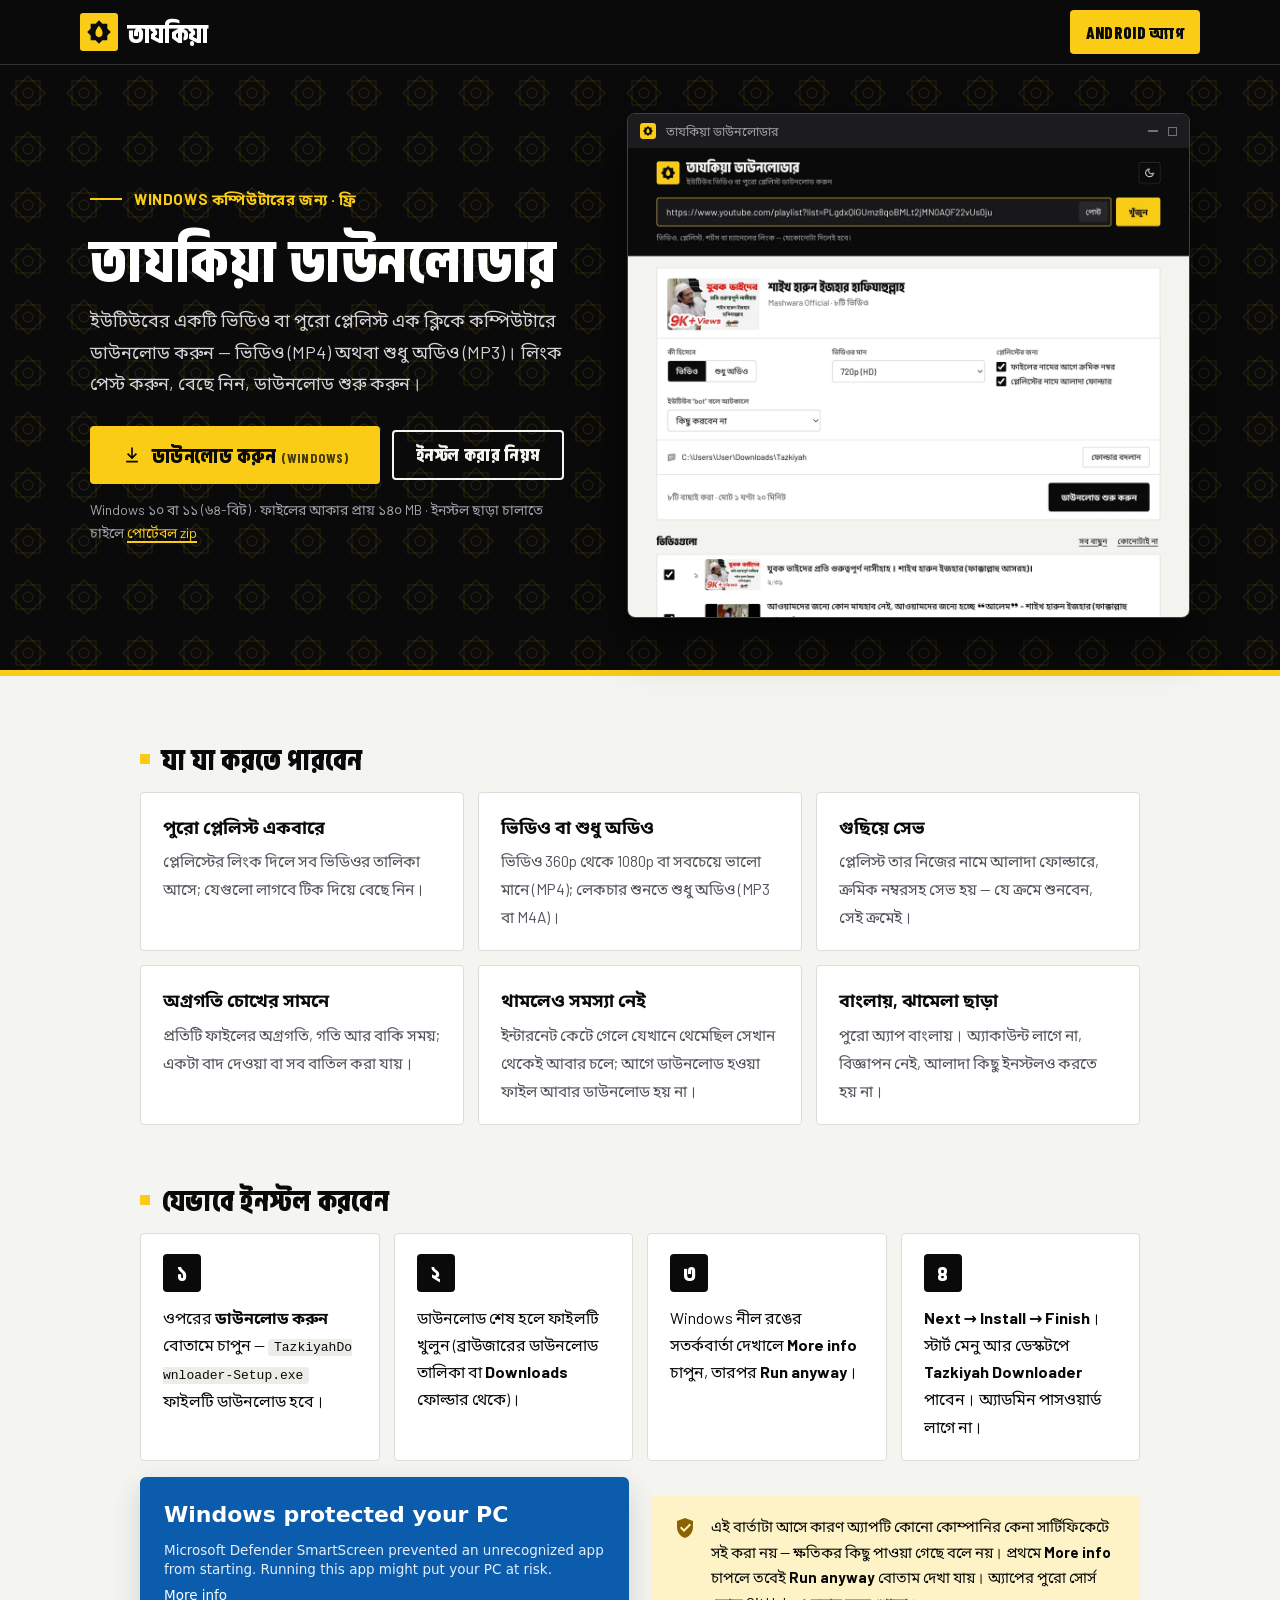
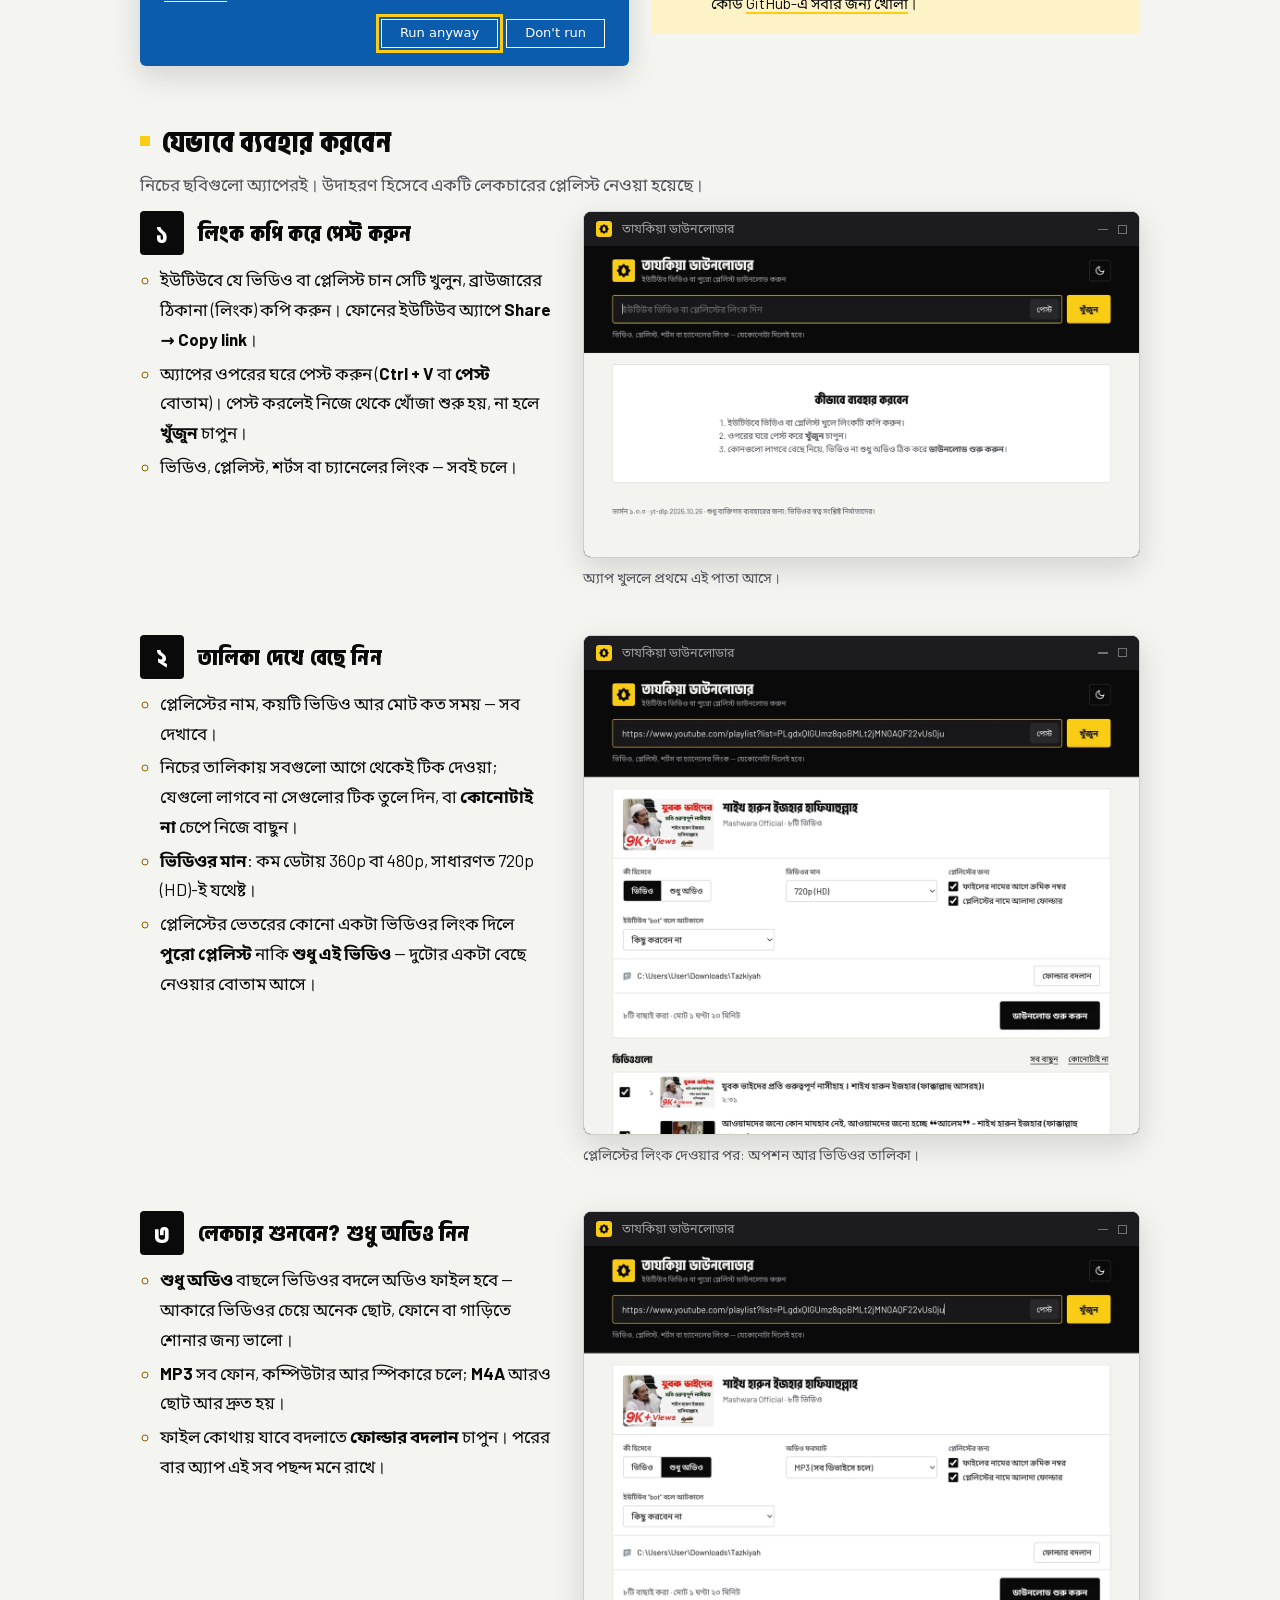
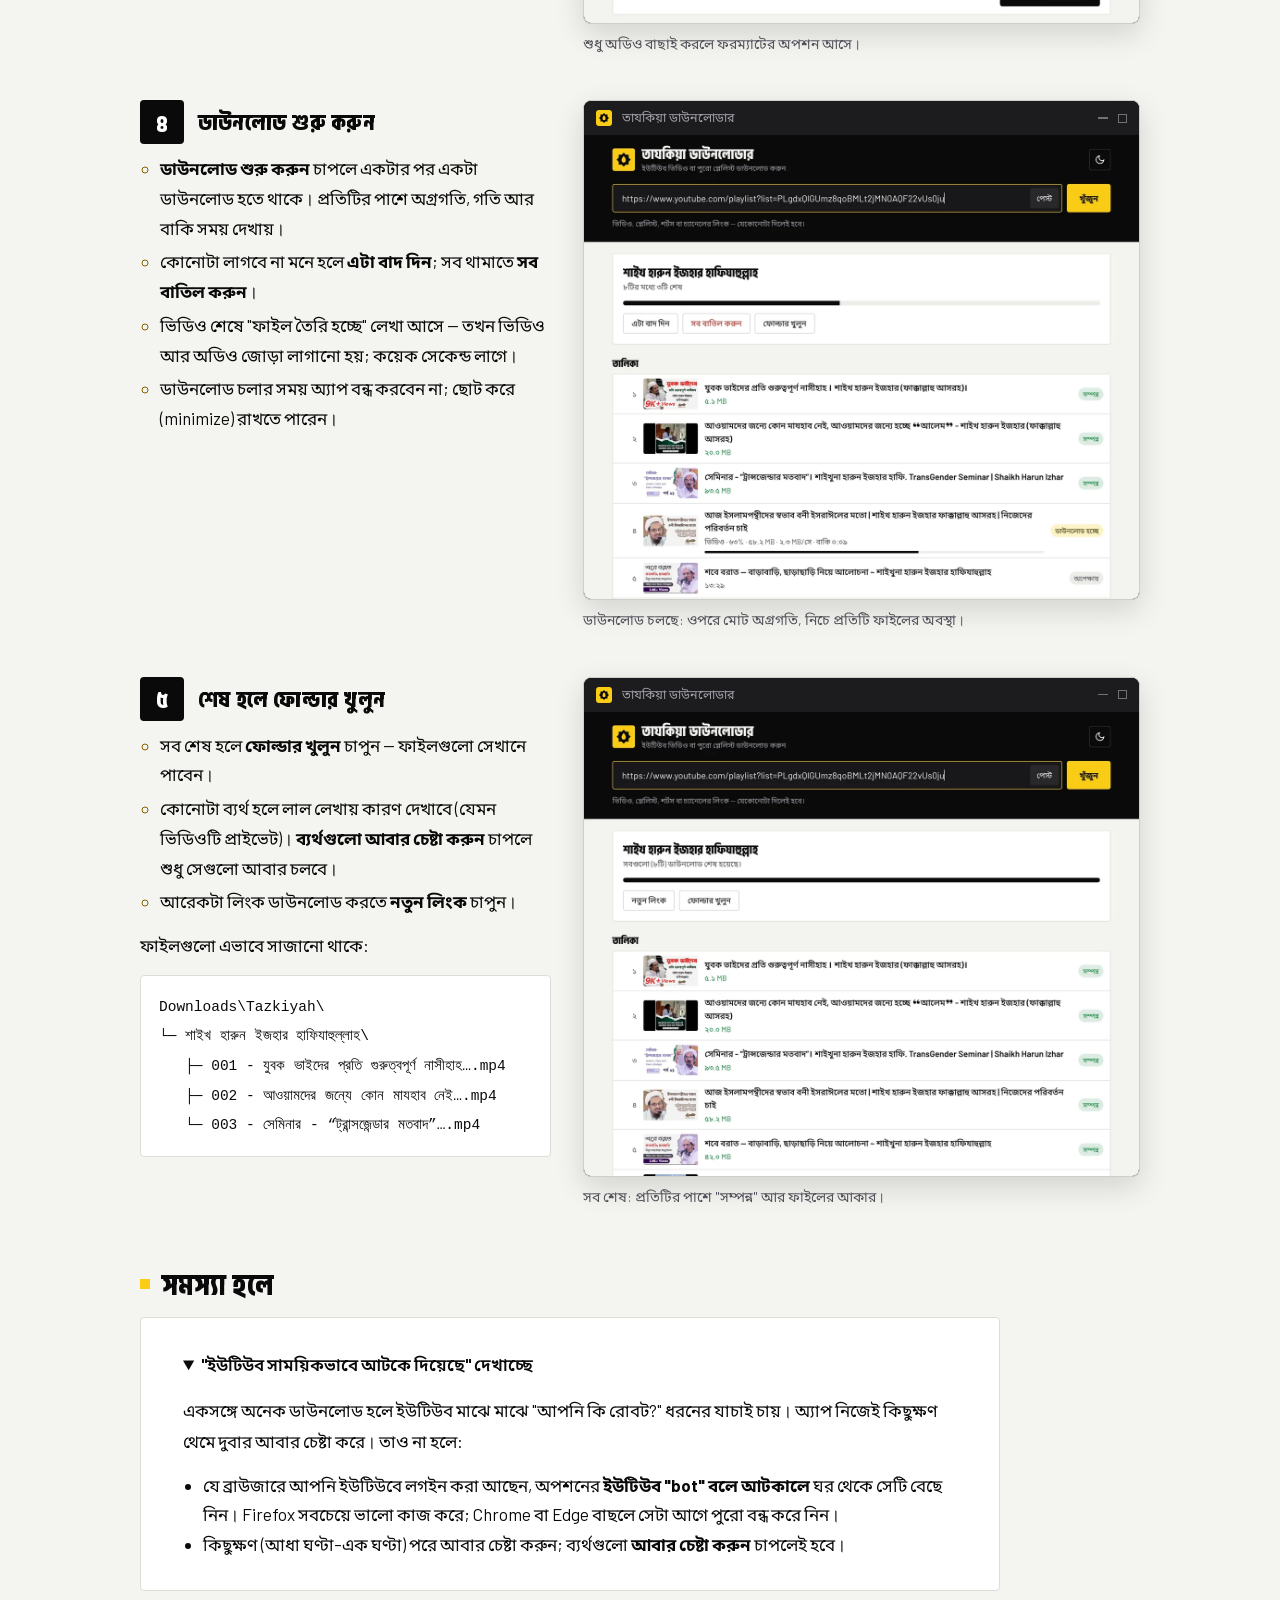
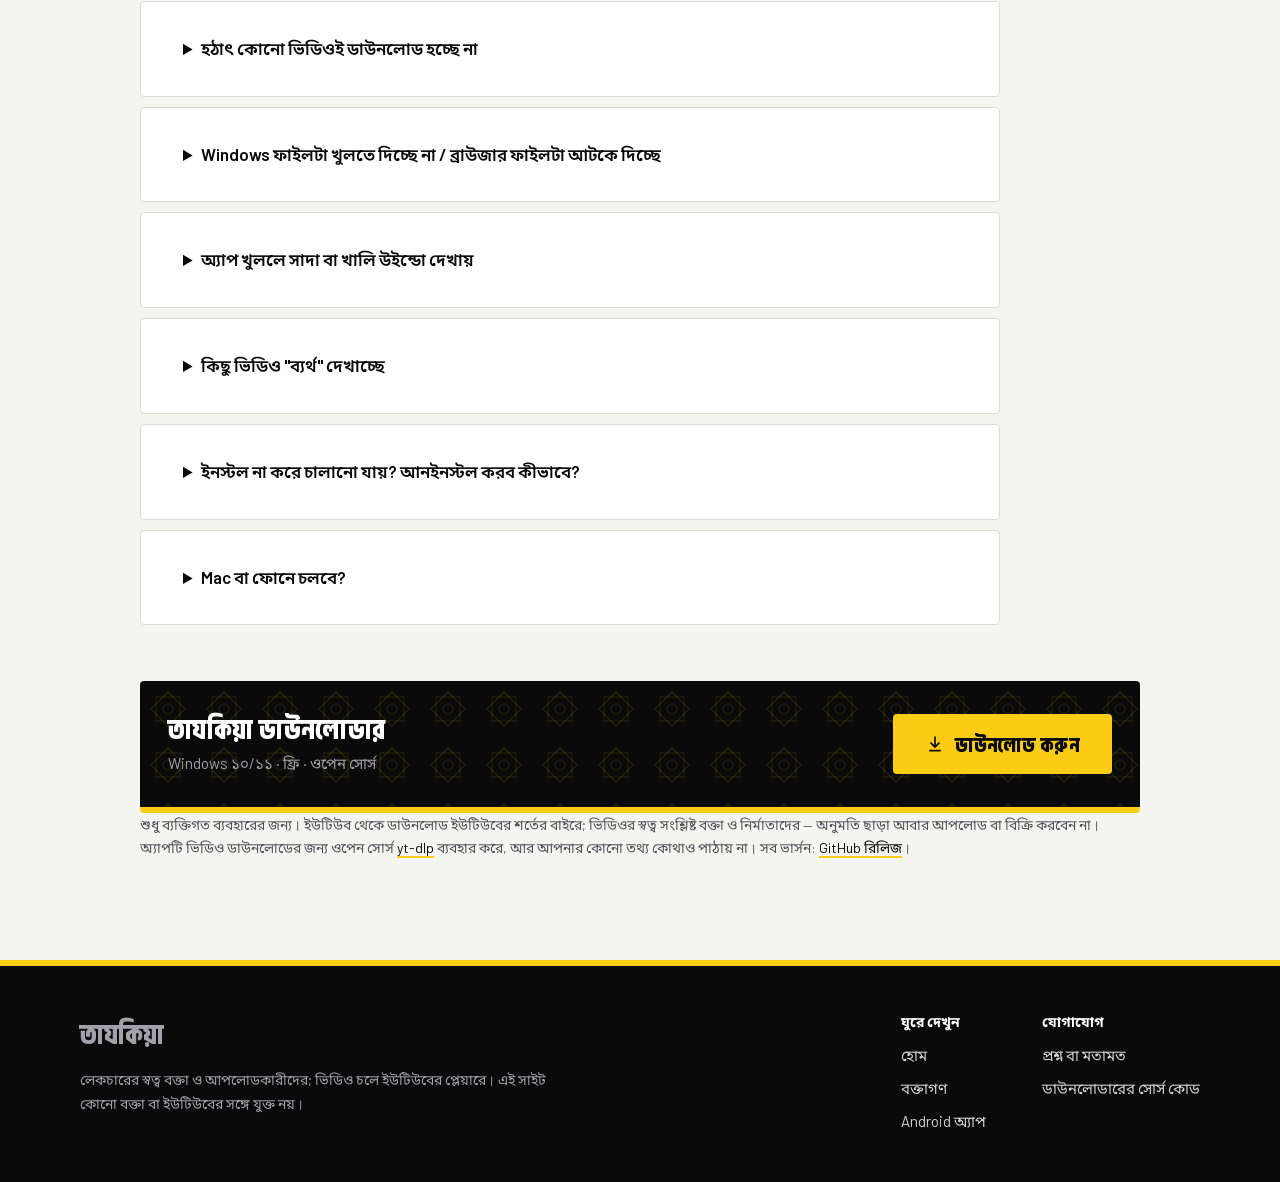
<file: docs/downloader.html>
<!doctype html>
<html lang="bn">
<head>
  <meta charset="utf-8">
  <meta name="viewport" content="width=device-width, initial-scale=1, viewport-fit=cover">
  <title>তাযকিয়া ডাউনলোডার — Windows</title>
  <meta name="description" content="ইউটিউবের ভিডিও বা পুরো প্লেলিস্ট এক ক্লিকে কম্পিউটারে ডাউনলোড করার ফ্রি Windows অ্যাপ। বাংলা ইন্টারফেস, ভিডিও (MP4) বা শুধু অডিও (MP3)।">
  <meta property="og:title" content="তাযকিয়া ডাউনলোডার — Windows">
  <meta property="og:description" content="ইউটিউবের ভিডিও বা পুরো প্লেলিস্ট কম্পিউটারে ডাউনলোড করুন — ভিডিও (MP4) বা শুধু অডিও (MP3)।">
  <meta property="og:type" content="website">
  <meta property="og:image" content="assets/downloader/found.webp">
  <meta name="theme-color" content="#0A0A0A">
  <link rel="icon" href="assets/mark.svg" type="image/svg+xml">
  <!-- Same fonts, colours, header and footer as the website; only this page's layout is below. -->
  <link rel="stylesheet" href="assets/app.css">
  <script>
    // The theme the visitor picked on the website (default: follow the system).
    try { var t = JSON.parse(localStorage.getItem("tz.theme")); if (t === "light" || t === "dark") document.documentElement.dataset.theme = t; } catch (e) {}
  </script>
  <style>
    body.doc-page { padding-bottom: 0; }
    .ic { width: 20px; height: 20px; fill: currentColor; flex: none; }

    /* ---------- hero ---------- */
    .dl-hero { background: var(--ink) var(--stars); border-bottom: 6px solid var(--accent); padding: 48px var(--gutter) 52px; }
    .dl-hero-in { max-width: 1100px; margin: 0 auto; display: grid; grid-template-columns: minmax(0, 1fr) minmax(0, 1.15fr); gap: 48px; align-items: center; }
    .dl-hero h1 { margin: 14px 0 14px; font-size: clamp(40px, 6vw, 60px); line-height: 1.1; color: #FFFFFF; }
    .dl-hero .lead { margin-bottom: 26px; }
    .dl-hero .meta { color: var(--ink-muted); margin-top: 14px; }
    .dl-hero .meta a { color: var(--accent); }
    .dl-hero .btn.ghost { color: var(--ink-text); }
    .dl-hero .btn.ghost:hover { background: var(--ink-3); }
    .dl-hero .btn small { font-size: 14px; font-weight: 600; opacity: .75; }
    .hero-shot { margin: 0; }

    /* App screenshots get a window frame so they read as a desktop app, not part of this page. */
    .win { border-radius: 8px; overflow: hidden; background: #0A0A0A; border: 1px solid var(--line-2); box-shadow: var(--shadow); }
    .on-dark .win { border-color: #3F3F46; box-shadow: 0 20px 50px rgba(0, 0, 0, .55); }
    .win-bar { display: flex; align-items: center; gap: 10px; height: 34px; padding: 0 12px; background: #1C1C1F; color: #A1A1AA; font-size: 12.5px; }
    .win-bar img { width: 16px; height: 16px; border-radius: 3px; }
    .win-bar span { flex: 1; }
    .win-bar i { width: 10px; height: 1.5px; background: #71717A; display: block; }
    .win-bar i + i { width: 9px; height: 9px; background: none; border: 1.5px solid #71717A; }
    .win img.shot { display: block; width: 100%; height: auto; }

    /* ---------- body ---------- */
    main.dl { max-width: calc(1000px + 2 * var(--gutter)); margin: 0 auto; padding: 8px var(--gutter) 64px; font-size: 17px; line-height: 1.75; }
    .dl h2 { display: flex; align-items: center; gap: 12px; margin: 56px 0 14px; font-size: 30px; line-height: 1.25; }
    .dl h2::before { content: ""; flex: none; width: 10px; height: 10px; background: var(--accent); }
    .dl p { margin: 0 0 12px; }
    .dl .sub { color: var(--muted); margin-top: -4px; }

    .features { list-style: none; margin: 0; padding: 0; display: grid; grid-template-columns: repeat(auto-fill, minmax(min(100%, 290px), 1fr)); gap: 14px; }
    .features li { padding: 20px 22px; background: var(--surface); border: 1px solid var(--line); border-radius: var(--radius); line-height: 1.65; }
    .features b { display: block; font-size: 18px; margin-bottom: 4px; }
    .features span { color: var(--muted); font-size: 15.5px; }

    .walk { list-style: none; margin: 0; padding: 0; counter-reset: walk; display: flex; flex-direction: column; gap: 44px; }
    .walk > li { counter-increment: walk; display: grid; grid-template-columns: minmax(0, 0.85fr) minmax(0, 1.15fr); gap: 32px; align-items: start; }
    .walk h3 { display: flex; align-items: center; gap: 14px; margin: 0 0 10px; font-size: 23px; line-height: 1.3; }
    .walk h3::before { content: counter(walk, bengali); flex: none; width: 44px; height: 44px; display: grid; place-items: center; border-radius: var(--radius); background: var(--primary); color: var(--on-primary); font-family: var(--font-head); font-weight: 800; font-size: 24px; }
    .walk ul { margin: 0; padding-left: 1.2em; }
    .walk li li { margin: 4px 0; }
    .walk li li::marker { color: var(--ochre); }
    .walk figure { margin: 0; }
    .walk figcaption { margin-top: 8px; color: var(--muted); font-size: 14px; }

    .files { margin: 14px 0 0; padding: 16px 18px; border-radius: var(--radius); background: var(--surface); border: 1px solid var(--line); font-size: 14.5px; line-height: 1.9; overflow-x: auto; }
    .files code { background: none; padding: 0; font-size: 14.5px; white-space: pre; word-break: normal; }

    .install { list-style: none; margin: 0; padding: 0; counter-reset: ins; display: grid; grid-template-columns: repeat(auto-fill, minmax(min(100%, 230px), 1fr)); gap: 14px; }
    .install li { counter-increment: ins; padding: 20px 22px; background: var(--surface); border: 1px solid var(--line); border-radius: var(--radius); line-height: 1.7; font-size: 16px; }
    .install li::before { content: counter(ins, bengali); display: grid; place-items: center; width: 38px; height: 38px; margin-bottom: 12px; border-radius: var(--radius); background: var(--primary); color: var(--on-primary); font-family: var(--font-head); font-weight: 800; font-size: 21px; }
    /* A drawn copy of Windows' SmartScreen box, so people recognise it when it appears. */
    .smartscreen { margin-top: 16px; display: grid; grid-template-columns: minmax(0, 1fr) minmax(0, 1fr); gap: 22px; align-items: center; }
    .ss { background: #0B5CAD; color: #FFFFFF; border-radius: 6px; padding: 22px 24px 18px; font-family: "Segoe UI", system-ui, sans-serif; line-height: 1.45; box-shadow: var(--shadow); }
    .ss b { display: block; font-size: 22px; font-weight: 600; margin-bottom: 10px; }
    .ss p { margin: 0 0 6px; font-size: 13.5px; color: #E3EEF9; }
    .ss u { color: #FFFFFF; }
    .ss .ss-btns { display: flex; justify-content: flex-end; gap: 8px; margin-top: 14px; }
    .ss .ss-btns span { border: 1px solid #FFFFFF; padding: 4px 18px; font-size: 13px; }
    .ss .ss-btns .hl { outline: 3px solid var(--accent); outline-offset: 2px; }

    .faq details { background: var(--surface); border: 1px solid var(--line); border-radius: var(--radius); }
    .faq summary { cursor: pointer; padding: 16px 20px; font-weight: 600; font-size: 17px; }
    .faq details > *:not(summary) { margin: 0 20px 14px; }
    .faq ul { padding-left: 1.2em; }

    .bottom-cta { margin-top: 56px; padding: 30px 28px; border-radius: var(--radius); background: var(--ink) var(--stars); border-bottom: 6px solid var(--accent); display: flex; flex-wrap: wrap; gap: 18px 28px; align-items: center; justify-content: space-between; }
    .bottom-cta h2 { margin: 0; color: #FFFFFF; font-size: 28px; }
    .bottom-cta h2::before { display: none; }
    .bottom-cta p { margin: 4px 0 0; color: var(--ink-muted); font-size: 15px; }
    .fineprint { margin-top: 28px; color: var(--muted); font-size: 14px; line-height: 1.7; }

    @media (max-width: 860px) {
      .dl-hero-in, .walk > li, .smartscreen { grid-template-columns: 1fr; gap: 24px; }
      .walk > li figure { order: 2; }
    }
  </style>
</head>
<body class="doc-page">
<a class="skip" href="#main">মূল অংশে যান</a>

<header class="topbar">
  <div class="topbar-in">
    <a class="brand" href="./"><img src="assets/mark.svg" alt="" width="38" height="38"><span>তাযকিয়া</span></a>
    <a class="pill" href="./#/app">Android অ্যাপ</a>
  </div>
</header>

<section class="dl-hero on-dark">
  <div class="dl-hero-in">
    <div>
      <p class="eyebrow">Windows কম্পিউটারের জন্য · ফ্রি</p>
      <h1>তাযকিয়া ডাউনলোডার</h1>
      <p class="lead">ইউটিউবের একটি ভিডিও বা পুরো প্লেলিস্ট এক ক্লিকে কম্পিউটারে ডাউনলোড করুন — ভিডিও (MP4) অথবা শুধু অডিও (MP3)। লিংক পেস্ট করুন, বেছে নিন, ডাউনলোড শুরু করুন।</p>
      <div class="hero-actions">
        <a class="btn accent big" href="https://github.com/ilmcraft/tazkiyah-downloader/releases/latest/download/TazkiyahDownloader-Setup.exe" download>
          <svg class="ic" viewBox="0 0 24 24" aria-hidden="true"><path d="M11 3h2v10.17l3.59-3.58L18 11l-6 6-6-6 1.41-1.41L11 13.17V3zM5 19h14v2H5z"/></svg>
          <span>ডাউনলোড করুন <small>(Windows)</small></span></a>
        <a class="btn ghost" href="#install">ইনস্টল করার নিয়ম</a>
      </div>
      <p class="meta">Windows ১০ বা ১১ (৬৪-বিট) · ফাইলের আকার প্রায় ১৪০ MB · ইনস্টল ছাড়া চালাতে চাইলে <a href="https://github.com/ilmcraft/tazkiyah-downloader/releases/latest/download/TazkiyahDownloader-portable.zip">পোর্টেবল zip</a></p>
    </div>
    <figure class="hero-shot">
      <div class="win" aria-hidden="true">
        <div class="win-bar"><img src="assets/mark.svg" alt=""><span>তাযকিয়া ডাউনলোডার</span><i></i><i></i></div>
        <img class="shot" src="assets/downloader/found.webp" alt="" width="1200" height="1004">
      </div>
    </figure>
  </div>
</section>

<main id="main" class="dl" tabindex="-1">

  <h2>যা যা করতে পারবেন</h2>
  <ul class="features">
    <li><b>পুরো প্লেলিস্ট একবারে</b><span>প্লেলিস্টের লিংক দিলে সব ভিডিওর তালিকা আসে; যেগুলো লাগবে টিক দিয়ে বেছে নিন।</span></li>
    <li><b>ভিডিও বা শুধু অডিও</b><span>ভিডিও 360p থেকে 1080p বা সবচেয়ে ভালো মানে (MP4); লেকচার শুনতে শুধু অডিও (MP3 বা M4A)।</span></li>
    <li><b>গুছিয়ে সেভ</b><span>প্লেলিস্ট তার নিজের নামে আলাদা ফোল্ডারে, ক্রমিক নম্বরসহ সেভ হয় — যে ক্রমে শুনবেন, সেই ক্রমেই।</span></li>
    <li><b>অগ্রগতি চোখের সামনে</b><span>প্রতিটি ফাইলের অগ্রগতি, গতি আর বাকি সময়; একটা বাদ দেওয়া বা সব বাতিল করা যায়।</span></li>
    <li><b>থামলেও সমস্যা নেই</b><span>ইন্টারনেট কেটে গেলে যেখানে থেমেছিল সেখান থেকেই আবার চলে; আগে ডাউনলোড হওয়া ফাইল আবার ডাউনলোড হয় না।</span></li>
    <li><b>বাংলায়, ঝামেলা ছাড়া</b><span>পুরো অ্যাপ বাংলায়। অ্যাকাউন্ট লাগে না, বিজ্ঞাপন নেই, আলাদা কিছু ইনস্টলও করতে হয় না।</span></li>
  </ul>

  <h2 id="install">যেভাবে ইনস্টল করবেন</h2>
  <ol class="install">
    <li>ওপরের <b>ডাউনলোড করুন</b> বোতামে চাপুন — <code>TazkiyahDownloader-Setup.exe</code> ফাইলটি ডাউনলোড হবে।</li>
    <li>ডাউনলোড শেষ হলে ফাইলটি খুলুন (ব্রাউজারের ডাউনলোড তালিকা বা <b>Downloads</b> ফোল্ডার থেকে)।</li>
    <li>Windows নীল রঙের সতর্কবার্তা দেখালে <b>More info</b> চাপুন, তারপর <b>Run anyway</b>।</li>
    <li><b>Next → Install → Finish</b>। স্টার্ট মেনু আর ডেস্কটপে <b>Tazkiyah Downloader</b> পাবেন। অ্যাডমিন পাসওয়ার্ড লাগে না।</li>
  </ol>
  <div class="smartscreen">
    <div class="ss" role="img" aria-label="Windows SmartScreen-এর সতর্কবার্তার নমুনা: More info চেপে Run anyway চাপতে হয়">
      <b>Windows protected your PC</b>
      <p>Microsoft Defender SmartScreen prevented an unrecognized app from starting. Running this app might put your PC at risk.</p>
      <p><u>More info</u></p>
      <div class="ss-btns"><span class="hl">Run anyway</span><span>Don't run</span></div>
    </div>
    <p class="note"><svg class="ic" viewBox="0 0 24 24" aria-hidden="true"><path d="M12 2 4 5v6c0 5 3.4 9.7 8 11 4.6-1.3 8-6 8-11V5l-8-3zm-1 14-4-4 1.41-1.41L11 13.17l5.59-5.58L18 9l-7 7z"/></svg>
      <span>এই বার্তাটা আসে কারণ অ্যাপটি কোনো কোম্পানির কেনা সার্টিফিকেটে সই করা নয় — ক্ষতিকর কিছু পাওয়া গেছে বলে নয়। প্রথমে <b>More info</b> চাপলে তবেই <b>Run anyway</b> বোতাম দেখা যায়। অ্যাপের পুরো সোর্স কোড <a href="https://github.com/ilmcraft/tazkiyah-downloader">GitHub-এ সবার জন্য খোলা</a>।</span></p>
  </div>

  <h2>যেভাবে ব্যবহার করবেন</h2>
  <p class="sub">নিচের ছবিগুলো অ্যাপেরই। উদাহরণ হিসেবে একটি লেকচারের প্লেলিস্ট নেওয়া হয়েছে।</p>
  <ol class="walk">
    <li>
      <div>
        <h3>লিংক কপি করে পেস্ট করুন</h3>
        <ul>
          <li>ইউটিউবে যে ভিডিও বা প্লেলিস্ট চান সেটি খুলুন, ব্রাউজারের ঠিকানা (লিংক) কপি করুন। ফোনের ইউটিউব অ্যাপে <b>Share → Copy link</b>।</li>
          <li>অ্যাপের ওপরের ঘরে পেস্ট করুন (<b>Ctrl + V</b> বা <b>পেস্ট</b> বোতাম)। পেস্ট করলেই নিজে থেকে খোঁজা শুরু হয়, না হলে <b>খুঁজুন</b> চাপুন।</li>
          <li>ভিডিও, প্লেলিস্ট, শর্টস বা চ্যানেলের লিংক — সবই চলে।</li>
        </ul>
      </div>
      <figure>
        <div class="win"><div class="win-bar"><img src="assets/mark.svg" alt=""><span>তাযকিয়া ডাউনলোডার</span><i></i><i></i></div>
          <img class="shot" src="assets/downloader/home.webp" alt="অ্যাপের শুরুর পাতা: ওপরে লিংক দেওয়ার ঘর, পেস্ট আর খুঁজুন বোতাম" width="1200" height="673" loading="lazy"></div>
        <figcaption>অ্যাপ খুললে প্রথমে এই পাতা আসে।</figcaption>
      </figure>
    </li>
    <li>
      <div>
        <h3>তালিকা দেখে বেছে নিন</h3>
        <ul>
          <li>প্লেলিস্টের নাম, কয়টি ভিডিও আর মোট কত সময় — সব দেখাবে।</li>
          <li>নিচের তালিকায় সবগুলো আগে থেকেই টিক দেওয়া; যেগুলো লাগবে না সেগুলোর টিক তুলে দিন, বা <b>কোনোটাই না</b> চেপে নিজে বাছুন।</li>
          <li><b>ভিডিওর মান</b>: কম ডেটায় 360p বা 480p, সাধারণত 720p (HD)-ই যথেষ্ট।</li>
          <li>প্লেলিস্টের ভেতরের কোনো একটা ভিডিওর লিংক দিলে <b>পুরো প্লেলিস্ট</b> নাকি <b>শুধু এই ভিডিও</b> — দুটোর একটা বেছে নেওয়ার বোতাম আসে।</li>
        </ul>
      </div>
      <figure>
        <div class="win"><div class="win-bar"><img src="assets/mark.svg" alt=""><span>তাযকিয়া ডাউনলোডার</span><i></i><i></i></div>
          <img class="shot" src="assets/downloader/found.webp" alt="প্লেলিস্ট পাওয়া গেছে: ৮টি ভিডিও, ভিডিও বা শুধু অডিও বাছাই, ভিডিওর মান 720p, ফোল্ডার আর ডাউনলোড শুরু করুন বোতাম, নিচে ভিডিওর তালিকা" width="1200" height="1004" loading="lazy"></div>
        <figcaption>প্লেলিস্টের লিংক দেওয়ার পর: অপশন আর ভিডিওর তালিকা।</figcaption>
      </figure>
    </li>
    <li>
      <div>
        <h3>লেকচার শুনবেন? শুধু অডিও নিন</h3>
        <ul>
          <li><b>শুধু অডিও</b> বাছলে ভিডিওর বদলে অডিও ফাইল হবে — আকারে ভিডিওর চেয়ে অনেক ছোট, ফোনে বা গাড়িতে শোনার জন্য ভালো।</li>
          <li><b>MP3</b> সব ফোন, কম্পিউটার আর স্পিকারে চলে; <b>M4A</b> আরও ছোট আর দ্রুত হয়।</li>
          <li>ফাইল কোথায় যাবে বদলাতে <b>ফোল্ডার বদলান</b> চাপুন। পরের বার অ্যাপ এই সব পছন্দ মনে রাখে।</li>
        </ul>
      </div>
      <figure>
        <div class="win"><div class="win-bar"><img src="assets/mark.svg" alt=""><span>তাযকিয়া ডাউনলোডার</span><i></i><i></i></div>
          <img class="shot" src="assets/downloader/audio.webp" alt="শুধু অডিও বাছাই করা: অডিও ফরম্যাট MP3, ফোল্ডার আর ডাউনলোড শুরু করুন বোতাম" width="1200" height="814" loading="lazy"></div>
        <figcaption>শুধু অডিও বাছাই করলে ফরম্যাটের অপশন আসে।</figcaption>
      </figure>
    </li>
    <li>
      <div>
        <h3>ডাউনলোড শুরু করুন</h3>
        <ul>
          <li><b>ডাউনলোড শুরু করুন</b> চাপলে একটার পর একটা ডাউনলোড হতে থাকে। প্রতিটির পাশে অগ্রগতি, গতি আর বাকি সময় দেখায়।</li>
          <li>কোনোটা লাগবে না মনে হলে <b>এটা বাদ দিন</b>; সব থামাতে <b>সব বাতিল করুন</b>।</li>
          <li>ভিডিও শেষে "ফাইল তৈরি হচ্ছে" লেখা আসে — তখন ভিডিও আর অডিও জোড়া লাগানো হয়; কয়েক সেকেন্ড লাগে।</li>
          <li>ডাউনলোড চলার সময় অ্যাপ বন্ধ করবেন না; ছোট করে (minimize) রাখতে পারেন।</li>
        </ul>
      </div>
      <figure>
        <div class="win"><div class="win-bar"><img src="assets/mark.svg" alt=""><span>তাযকিয়া ডাউনলোডার</span><i></i><i></i></div>
          <img class="shot" src="assets/downloader/progress.webp" alt="ডাউনলোড চলছে: ৮টির মধ্যে ৩টি শেষ, চতুর্থটি ৬৩% ডাউনলোড হচ্ছে, বাকিগুলো অপেক্ষায়" width="1200" height="1004" loading="lazy"></div>
        <figcaption>ডাউনলোড চলছে: ওপরে মোট অগ্রগতি, নিচে প্রতিটি ফাইলের অবস্থা।</figcaption>
      </figure>
    </li>
    <li>
      <div>
        <h3>শেষ হলে ফোল্ডার খুলুন</h3>
        <ul>
          <li>সব শেষ হলে <b>ফোল্ডার খুলুন</b> চাপুন — ফাইলগুলো সেখানে পাবেন।</li>
          <li>কোনোটা ব্যর্থ হলে লাল লেখায় কারণ দেখাবে (যেমন ভিডিওটি প্রাইভেট)। <b>ব্যর্থগুলো আবার চেষ্টা করুন</b> চাপলে শুধু সেগুলো আবার চলবে।</li>
          <li>আরেকটা লিংক ডাউনলোড করতে <b>নতুন লিংক</b> চাপুন।</li>
        </ul>
        <p style="margin-top:14px">ফাইলগুলো এভাবে সাজানো থাকে:</p>
        <div class="files"><code>Downloads\Tazkiyah\
└─ শাইখ হারুন ইজহার হাফিযাহুল্লাহ\
   ├─ 001 - যুবক ভাইদের প্রতি গুরুত্বপূর্ণ নাসীহাহ….mp4
   ├─ 002 - আওয়ামদের জন্যে কোন মাযহাব নেই….mp4
   └─ 003 - সেমিনার - “ট্রান্সজেন্ডার মতবাদ”….mp4</code></div>
      </div>
      <figure>
        <div class="win"><div class="win-bar"><img src="assets/mark.svg" alt=""><span>তাযকিয়া ডাউনলোডার</span><i></i><i></i></div>
          <img class="shot" src="assets/downloader/done.webp" alt="সবগুলো ডাউনলোড শেষ: প্রতিটির পাশে সম্পন্ন, ফাইলের আকার, আর নতুন লিংক ও ফোল্ডার খুলুন বোতাম" width="1200" height="1004" loading="lazy"></div>
        <figcaption>সব শেষ: প্রতিটির পাশে "সম্পন্ন" আর ফাইলের আকার।</figcaption>
      </figure>
    </li>
  </ol>

  <h2>সমস্যা হলে</h2>
  <div class="faq">
    <details open><summary>"ইউটিউব সাময়িকভাবে আটকে দিয়েছে" দেখাচ্ছে</summary>
      <p>একসঙ্গে অনেক ডাউনলোড হলে ইউটিউব মাঝে মাঝে "আপনি কি রোবট?" ধরনের যাচাই চায়। অ্যাপ নিজেই কিছুক্ষণ থেমে দুবার আবার চেষ্টা করে। তাও না হলে:</p>
      <ul>
        <li>যে ব্রাউজারে আপনি ইউটিউবে লগইন করা আছেন, অপশনের <b>ইউটিউব "bot" বলে আটকালে</b> ঘর থেকে সেটি বেছে নিন। Firefox সবচেয়ে ভালো কাজ করে; Chrome বা Edge বাছলে সেটা আগে পুরো বন্ধ করে নিন।</li>
        <li>কিছুক্ষণ (আধা ঘণ্টা–এক ঘণ্টা) পরে আবার চেষ্টা করুন; ব্যর্থগুলো <b>আবার চেষ্টা করুন</b> চাপলেই হবে।</li>
      </ul></details>
    <details><summary>হঠাৎ কোনো ভিডিওই ডাউনলোড হচ্ছে না</summary>
      <p>ইউটিউব মাঝে মাঝে নিজের সিস্টেম বদলায়, তখন অ্যাপেরও আপডেট লাগে। এই পাতা থেকে আবার <b>ডাউনলোড করুন</b> চেপে নতুন ভার্সন ইনস্টল করুন — আগেরটার ওপরেই বসে যাবে, সেটিংস ঠিক থাকবে। অ্যাপের নিচে বর্তমান ভার্সন লেখা থাকে।</p></details>
    <details><summary>Windows ফাইলটা খুলতে দিচ্ছে না / ব্রাউজার ফাইলটা আটকে দিচ্ছে</summary>
      <p>Windows-এর নীল বার্তায় <b>More info → Run anyway</b> চাপুন (ওপরের ছবি দেখুন)। Chrome বা Edge "সচরাচর ডাউনলোড হয় না" বললে ডাউনলোড তালিকায় ফাইলটির পাশের <b>⋯</b> চেপে <b>Keep</b> চাপুন।</p></details>
    <details><summary>অ্যাপ খুললে সাদা বা খালি উইন্ডো দেখায়</summary>
      <p>অ্যাপটি Windows-এর <b>Microsoft Edge WebView2</b> দিয়ে চলে, যা Windows ১০/১১-এ সাধারণত আগে থেকেই থাকে। না থাকলে Microsoft-এর সাইট থেকে <a href="https://developer.microsoft.com/microsoft-edge/webview2/">WebView2 Runtime</a> ইনস্টল করে অ্যাপটি আবার খুলুন।</p></details>
    <details><summary>কিছু ভিডিও "ব্যর্থ" দেখাচ্ছে</summary>
      <p>প্রাইভেট, মুছে ফেলা, বয়স-সীমাবদ্ধ বা শুধু চ্যানেল-মেম্বারদের ভিডিও ডাউনলোড করা যায় না; লাইভ শেষ না হলেও না। কারণটা ভিডিওর নিচে লাল লেখায় দেখায়।</p></details>
    <details><summary>ইনস্টল না করে চালানো যায়? আনইনস্টল করব কীভাবে?</summary>
      <p><a href="https://github.com/ilmcraft/tazkiyah-downloader/releases/latest/download/TazkiyahDownloader-portable.zip">পোর্টেবল zip</a> ডাউনলোড করে যেকোনো ফোল্ডারে খুলুন (Extract all), তারপর ভেতরের <code>TazkiyahDownloader.exe</code> চালান — পেনড্রাইভেও রাখা যায়। আনইনস্টল করতে Windows <b>Settings → Apps → Installed apps</b>-এ <b>Tazkiyah Downloader</b> খুঁজে <b>Uninstall</b> চাপুন; আপনার ডাউনলোড করা ফাইল মুছবে না।</p></details>
    <details><summary>Mac বা ফোনে চলবে?</summary>
      <p>আপাতত শুধু Windows-এর জন্য তৈরি। ফোনে লেকচার অফলাইনে রাখতে <a href="./#/app">তাযকিয়া Android অ্যাপ</a>-এ সরাসরি সেভ করা যায়।</p></details>
  </div>

  <div class="bottom-cta on-dark">
    <div>
      <h2>তাযকিয়া ডাউনলোডার</h2>
      <p>Windows ১০/১১ · ফ্রি · ওপেন সোর্স</p>
    </div>
    <a class="btn accent big" href="https://github.com/ilmcraft/tazkiyah-downloader/releases/latest/download/TazkiyahDownloader-Setup.exe" download>
      <svg class="ic" viewBox="0 0 24 24" aria-hidden="true"><path d="M11 3h2v10.17l3.59-3.58L18 11l-6 6-6-6 1.41-1.41L11 13.17V3zM5 19h14v2H5z"/></svg>
      <span>ডাউনলোড করুন</span></a>
  </div>

  <p class="fineprint">শুধু ব্যক্তিগত ব্যবহারের জন্য। ইউটিউব থেকে ডাউনলোড ইউটিউবের শর্তের বাইরে; ভিডিওর স্বত্ব সংশ্লিষ্ট বক্তা ও নির্মাতাদের — অনুমতি ছাড়া আবার আপলোড বা বিক্রি করবেন না। অ্যাপটি ভিডিও ডাউনলোডের জন্য ওপেন সোর্স <a href="https://github.com/yt-dlp/yt-dlp">yt-dlp</a> ব্যবহার করে, আর আপনার কোনো তথ্য কোথাও পাঠায় না। সব ভার্সন: <a href="https://github.com/ilmcraft/tazkiyah-downloader/releases">GitHub রিলিজ</a>।</p>
</main>

<footer class="foot">
  <div class="foot-in">
    <div class="foot-about">
      <p class="foot-brand">তাযকিয়া</p>
      <p>লেকচারের স্বত্ব বক্তা ও আপলোডকারীদের; ভিডিও চলে ইউটিউবের প্লেয়ারে। এই সাইট কোনো বক্তা বা ইউটিউবের সঙ্গে যুক্ত নয়।</p>
    </div>
    <nav class="foot-nav" aria-label="ফুটার মেনু">
      <div>
        <p class="foot-h">ঘুরে দেখুন</p>
        <a href="./">হোম</a>
        <a href="./#/speakers">বক্তাগণ</a>
        <a href="./#/app">Android অ্যাপ</a>
      </div>
      <div>
        <p class="foot-h">যোগাযোগ</p>
        <a href="https://github.com/ilmcraft/tazkiyah/issues">প্রশ্ন বা মতামত</a>
        <a href="https://github.com/ilmcraft/tazkiyah-downloader">ডাউনলোডারের সোর্স কোড</a>
      </div>
    </nav>
  </div>
</footer>
</body>
</html>
</file>
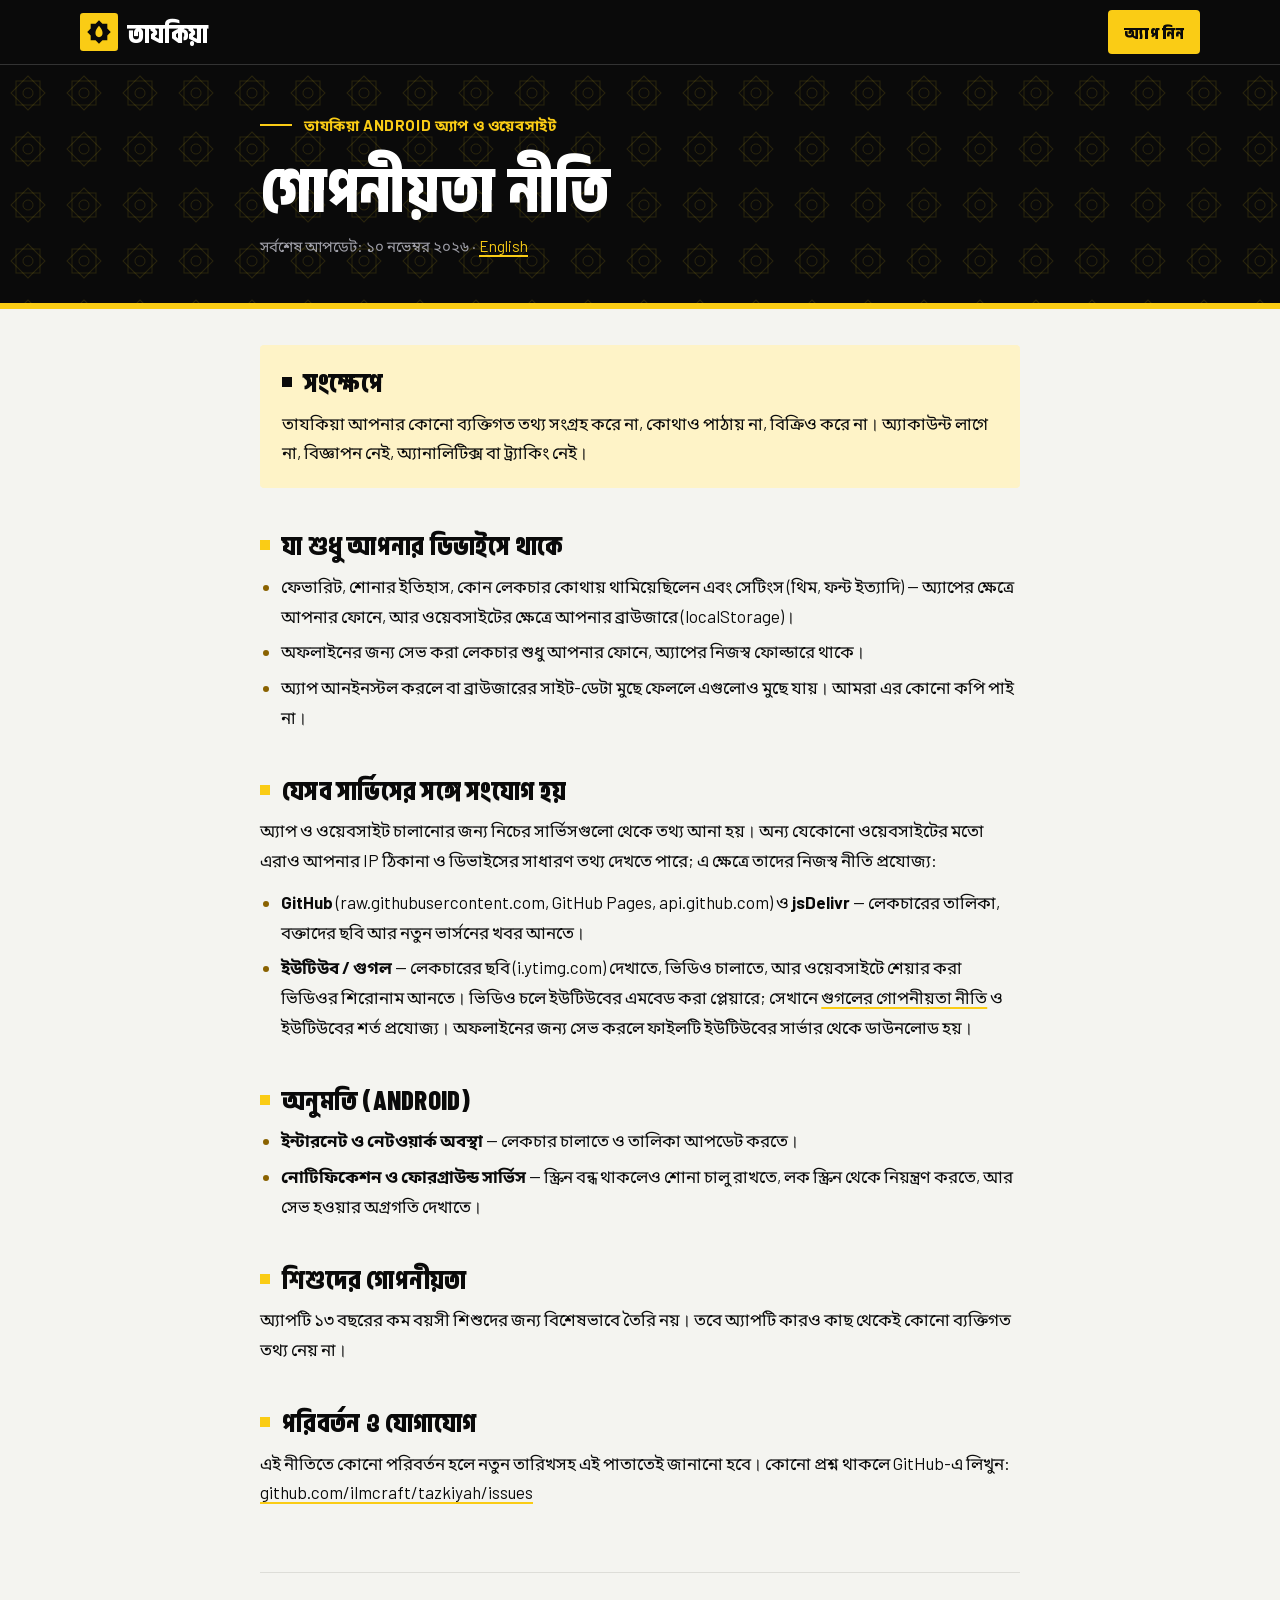
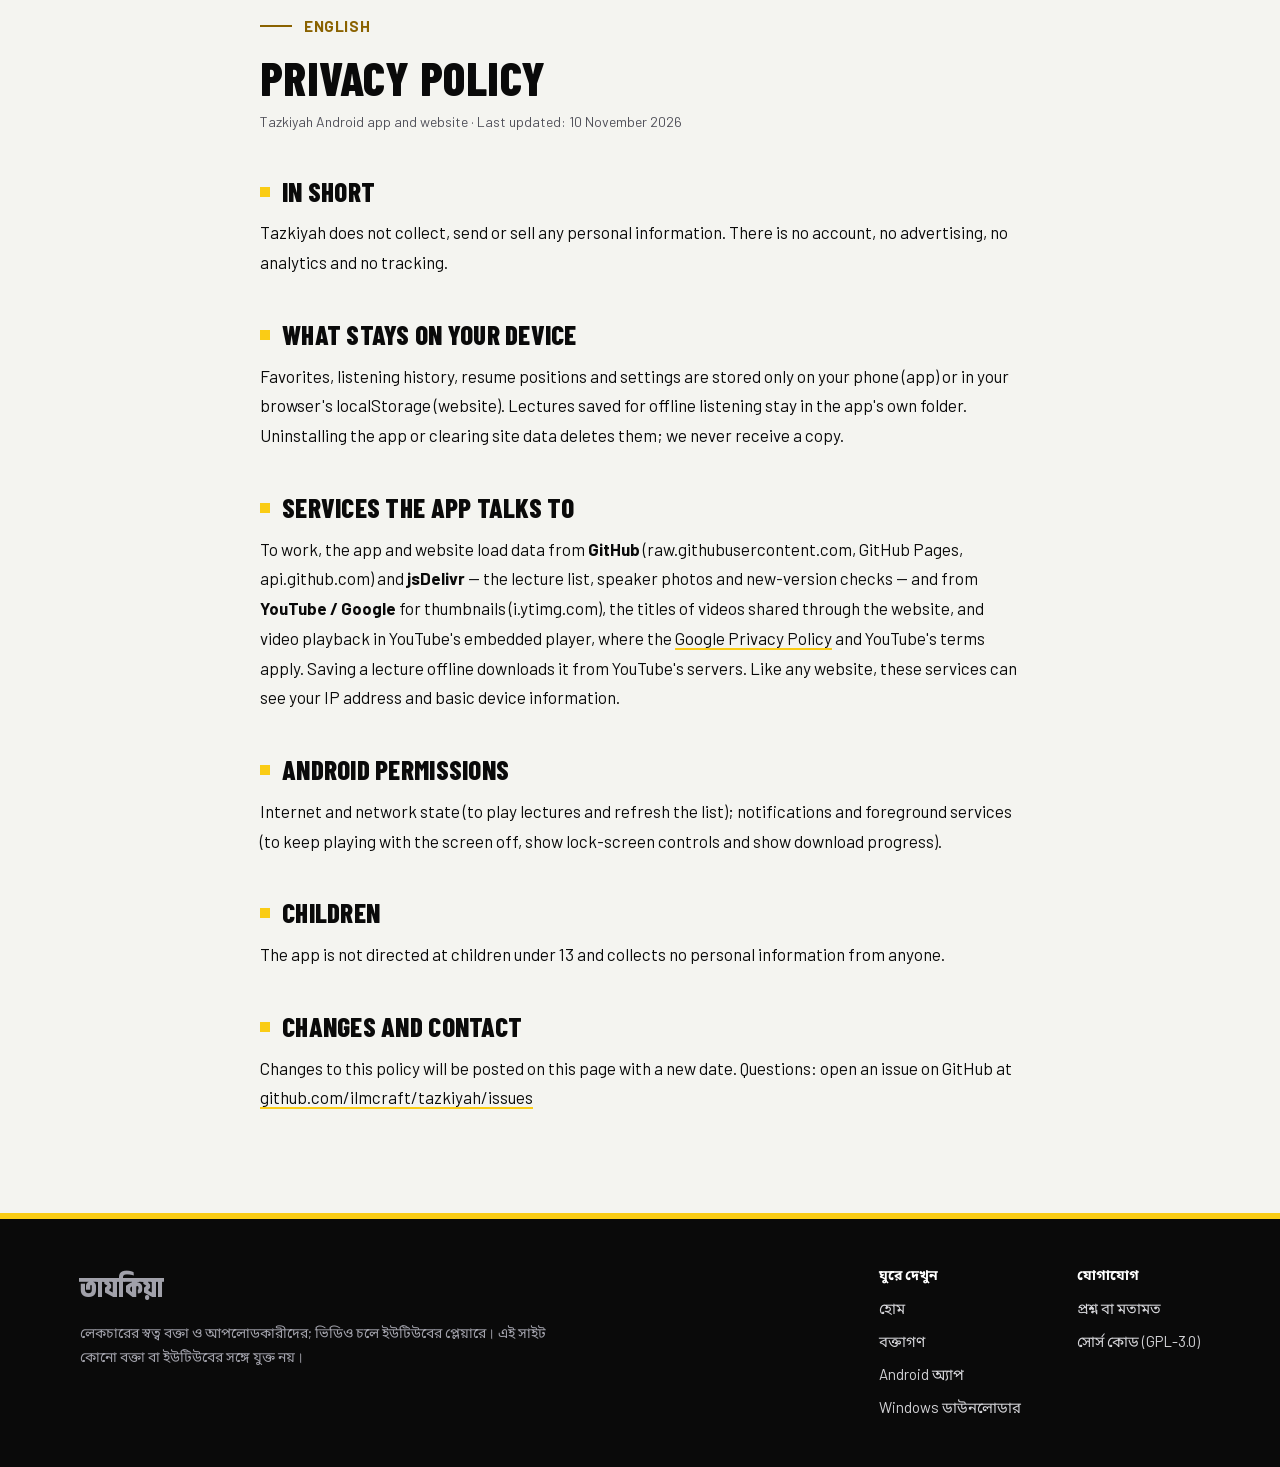
<file: docs/privacy.html>
<!doctype html>
<html lang="bn">
<head>
  <meta charset="utf-8">
  <meta name="viewport" content="width=device-width, initial-scale=1, viewport-fit=cover">
  <title>গোপনীয়তা নীতি — তাযকিয়া</title>
  <meta name="description" content="তাযকিয়া অ্যাপ ও ওয়েবসাইটের গোপনীয়তা নীতি (Privacy Policy)।">
  <meta name="theme-color" content="#0A0A0A">
  <link rel="icon" href="assets/mark.svg" type="image/svg+xml">
  <!-- Same fonts, colours, header and footer as the website; only this page's layout is below. -->
  <link rel="stylesheet" href="assets/app.css">
  <script>
    // The theme the visitor picked on the website (default: follow the system).
    try { var t = JSON.parse(localStorage.getItem("tz.theme")); if (t === "light" || t === "dark") document.documentElement.dataset.theme = t; } catch (e) {}
  </script>
  <style>
    body.doc-page { padding-bottom: 0; }
    .doc-hero { background: var(--ink) var(--stars); border-bottom: 6px solid var(--accent); padding: 48px var(--gutter) 44px; }
    .doc-wrap { max-width: 760px; margin: 0 auto; }
    .doc-hero h1 { margin: 14px 0 12px; font-size: clamp(40px, 7vw, 64px); line-height: 1.1; color: #FFFFFF; }
    .doc-hero .meta { margin: 0; color: var(--ink-muted); font-size: 15px; }
    .doc-hero .meta a { color: var(--accent); }
    main.doc { max-width: calc(760px + 2 * var(--gutter)); padding: 36px var(--gutter) 64px; font-size: 17px; line-height: 1.75; }
    .doc h2 { display: flex; align-items: center; gap: 12px; margin: 40px 0 10px; font-size: 27px; line-height: 1.25; }
    .doc h2::before { content: ""; flex: none; width: 10px; height: 10px; background: var(--accent); }
    .doc p { margin: 0 0 12px; }
    .doc ul { margin: 0 0 12px; padding-left: 1.25em; }
    .doc li { margin: 6px 0; }
    .doc li::marker { color: var(--ochre); }
    .summary { margin: 0 0 8px; padding: 20px 22px; border-radius: var(--radius); background: var(--soft); color: var(--on-soft); }
    .summary h2 { margin-top: 0; }
    .summary h2::before { background: currentColor; }
    .summary p { margin: 0; }
    .en { margin-top: 64px; padding-top: 40px; border-top: 1px solid var(--line); }
    .en h1 { margin: 12px 0 6px; font-size: clamp(34px, 5vw, 48px); line-height: 1.1; }
    .en .meta { margin: 0; }
  </style>
</head>
<body class="doc-page">
<a class="skip" href="#main">মূল অংশে যান</a>

<header class="topbar">
  <div class="topbar-in">
    <a class="brand" href="./"><img src="assets/mark.svg" alt="" width="38" height="38"><span>তাযকিয়া</span></a>
    <a class="pill" href="./#/app">অ্যাপ নিন</a>
  </div>
</header>

<section class="doc-hero on-dark">
  <div class="doc-wrap">
    <p class="eyebrow">তাযকিয়া Android অ্যাপ ও ওয়েবসাইট</p>
    <h1>গোপনীয়তা নীতি</h1>
    <p class="meta">সর্বশেষ আপডেট: ১০ নভেম্বর ২০২৬ · <a href="#en" lang="en">English</a></p>
  </div>
</section>

<main id="main" class="doc" tabindex="-1">
  <div class="summary">
    <h2>সংক্ষেপে</h2>
    <p>তাযকিয়া আপনার কোনো ব্যক্তিগত তথ্য সংগ্রহ করে না, কোথাও পাঠায় না, বিক্রিও করে না। অ্যাকাউন্ট লাগে না, বিজ্ঞাপন নেই, অ্যানালিটিক্স বা ট্র্যাকিং নেই।</p>
  </div>

  <h2>যা শুধু আপনার ডিভাইসে থাকে</h2>
  <ul>
    <li>ফেভারিট, শোনার ইতিহাস, কোন লেকচার কোথায় থামিয়েছিলেন এবং সেটিংস (থিম, ফন্ট ইত্যাদি) — অ্যাপের ক্ষেত্রে আপনার ফোনে, আর ওয়েবসাইটের ক্ষেত্রে আপনার ব্রাউজারে (localStorage)।</li>
    <li>অফলাইনের জন্য সেভ করা লেকচার শুধু আপনার ফোনে, অ্যাপের নিজস্ব ফোল্ডারে থাকে।</li>
    <li>অ্যাপ আনইনস্টল করলে বা ব্রাউজারের সাইট-ডেটা মুছে ফেললে এগুলোও মুছে যায়। আমরা এর কোনো কপি পাই না।</li>
  </ul>

  <h2>যেসব সার্ভিসের সঙ্গে সংযোগ হয়</h2>
  <p>অ্যাপ ও ওয়েবসাইট চালানোর জন্য নিচের সার্ভিসগুলো থেকে তথ্য আনা হয়। অন্য যেকোনো ওয়েবসাইটের মতো এরাও আপনার IP ঠিকানা ও ডিভাইসের সাধারণ তথ্য দেখতে পারে; এ ক্ষেত্রে তাদের নিজস্ব নীতি প্রযোজ্য:</p>
  <ul>
    <li><b>GitHub</b> (raw.githubusercontent.com, GitHub Pages, api.github.com) ও <b>jsDelivr</b> — লেকচারের তালিকা, বক্তাদের ছবি আর নতুন ভার্সনের খবর আনতে।</li>
    <li><b>ইউটিউব / গুগল</b> — লেকচারের ছবি (i.ytimg.com) দেখাতে, ভিডিও চালাতে, আর ওয়েবসাইটে শেয়ার করা ভিডিওর শিরোনাম আনতে। ভিডিও চলে ইউটিউবের এমবেড করা প্লেয়ারে; সেখানে <a href="https://policies.google.com/privacy">গুগলের গোপনীয়তা নীতি</a> ও ইউটিউবের শর্ত প্রযোজ্য। অফলাইনের জন্য সেভ করলে ফাইলটি ইউটিউবের সার্ভার থেকে ডাউনলোড হয়।</li>
  </ul>

  <h2>অনুমতি (Android)</h2>
  <ul>
    <li><b>ইন্টারনেট ও নেটওয়ার্ক অবস্থা</b> — লেকচার চালাতে ও তালিকা আপডেট করতে।</li>
    <li><b>নোটিফিকেশন ও ফোরগ্রাউন্ড সার্ভিস</b> — স্ক্রিন বন্ধ থাকলেও শোনা চালু রাখতে, লক স্ক্রিন থেকে নিয়ন্ত্রণ করতে, আর সেভ হওয়ার অগ্রগতি দেখাতে।</li>
  </ul>

  <h2>শিশুদের গোপনীয়তা</h2>
  <p>অ্যাপটি ১৩ বছরের কম বয়সী শিশুদের জন্য বিশেষভাবে তৈরি নয়। তবে অ্যাপটি কারও কাছ থেকেই কোনো ব্যক্তিগত তথ্য নেয় না।</p>

  <h2>পরিবর্তন ও যোগাযোগ</h2>
  <p>এই নীতিতে কোনো পরিবর্তন হলে নতুন তারিখসহ এই পাতাতেই জানানো হবে। কোনো প্রশ্ন থাকলে GitHub-এ লিখুন: <a href="https://github.com/ilmcraft/tazkiyah/issues">github.com/ilmcraft/tazkiyah/issues</a></p>

  <section class="en" id="en" lang="en">
    <p class="eyebrow">English</p>
    <h1>Privacy Policy</h1>
    <p class="meta">Tazkiyah Android app and website · Last updated: 10 November 2026</p>
    <h2>In short</h2>
    <p>Tazkiyah does not collect, send or sell any personal information. There is no account, no advertising, no analytics and no tracking.</p>
    <h2>What stays on your device</h2>
    <p>Favorites, listening history, resume positions and settings are stored only on your phone (app) or in your browser's localStorage (website). Lectures saved for offline listening stay in the app's own folder. Uninstalling the app or clearing site data deletes them; we never receive a copy.</p>
    <h2>Services the app talks to</h2>
    <p>To work, the app and website load data from <b>GitHub</b> (raw.githubusercontent.com, GitHub Pages, api.github.com) and <b>jsDelivr</b> — the lecture list, speaker photos and new-version checks — and from <b>YouTube / Google</b> for thumbnails (i.ytimg.com), the titles of videos shared through the website, and video playback in YouTube's embedded player, where the <a href="https://policies.google.com/privacy">Google Privacy Policy</a> and YouTube's terms apply. Saving a lecture offline downloads it from YouTube's servers. Like any website, these services can see your IP address and basic device information.</p>
    <h2>Android permissions</h2>
    <p>Internet and network state (to play lectures and refresh the list); notifications and foreground services (to keep playing with the screen off, show lock-screen controls and show download progress).</p>
    <h2>Children</h2>
    <p>The app is not directed at children under 13 and collects no personal information from anyone.</p>
    <h2>Changes and contact</h2>
    <p>Changes to this policy will be posted on this page with a new date. Questions: open an issue on GitHub at <a href="https://github.com/ilmcraft/tazkiyah/issues">github.com/ilmcraft/tazkiyah/issues</a></p>
  </section>
</main>

<footer class="foot">
  <div class="foot-in">
    <div class="foot-about">
      <p class="foot-brand">তাযকিয়া</p>
      <p>লেকচারের স্বত্ব বক্তা ও আপলোডকারীদের; ভিডিও চলে ইউটিউবের প্লেয়ারে। এই সাইট কোনো বক্তা বা ইউটিউবের সঙ্গে যুক্ত নয়।</p>
    </div>
    <nav class="foot-nav" aria-label="ফুটার মেনু">
      <div>
        <p class="foot-h">ঘুরে দেখুন</p>
        <a href="./">হোম</a>
        <a href="./#/speakers">বক্তাগণ</a>
        <a href="./#/app">Android অ্যাপ</a>
        <a href="downloader.html">Windows ডাউনলোডার</a>
      </div>
      <div>
        <p class="foot-h">যোগাযোগ</p>
        <a href="https://github.com/ilmcraft/tazkiyah/issues">প্রশ্ন বা মতামত</a>
        <a href="https://github.com/ilmcraft/tazkiyah">সোর্স কোড (GPL-3.0)</a>
      </div>
    </nav>
  </div>
</footer>
</body>
</html>
</file>
<file: docs/assets/app.css>
/* তাযকিয়া ওয়েব — Velocity look: charcoal and signal yellow, 4px corners, condensed bold headings. */

/* ---------- fonts (all self-hosted; licences in fonts/OFL.txt) ---------- */
@font-face {
  font-family: "Noto Sans Bengali";
  src: url("NotoSansBengali.ttf") format("truetype");
  font-weight: 100 900;
  font-display: swap;
}
/* Anek Bangla cut to its narrowest width: the Bengali half of the condensed headings. */
@font-face {
  font-family: "Anek Bangla Condensed";
  src: url("fonts/anek-bangla-condensed-700.woff2") format("woff2");
  font-weight: 700; font-display: swap;
  unicode-range: U+0951-0952, U+0964-0965, U+0980-09FE, U+1CD0, U+1CD2, U+1CD5-1CD6, U+1CD8, U+1CE1, U+1CEA, U+1CED, U+1CF2, U+1CF5-1CF7, U+200C-200D, U+20B9, U+25CC, U+A8F1, U+11DF0-11DF1;
}
@font-face {
  font-family: "Anek Bangla Condensed";
  src: url("fonts/anek-bangla-condensed-800.woff2") format("woff2");
  font-weight: 800; font-display: swap;
  unicode-range: U+0951-0952, U+0964-0965, U+0980-09FE, U+1CD0, U+1CD2, U+1CD5-1CD6, U+1CD8, U+1CE1, U+1CEA, U+1CED, U+1CF2, U+1CF5-1CF7, U+200C-200D, U+20B9, U+25CC, U+A8F1, U+11DF0-11DF1;
}
/* Barlow covers Latin only. ZWJ/ZWNJ (U+200C-200D) stay with the Bengali fonts so conjuncts shape correctly. */
@font-face { font-family: "Barlow"; src: url("fonts/barlow-400.woff2") format("woff2"); font-weight: 400; font-display: swap; unicode-range: U+0000-00FF, U+0131, U+0152-0153, U+02BB-02BC, U+02C6, U+02DA, U+02DC, U+2000-200B, U+200E-206F, U+20AC, U+2122, U+2191, U+2193, U+2212, U+2215, U+FEFF, U+FFFD; }
@font-face { font-family: "Barlow"; src: url("fonts/barlow-600.woff2") format("woff2"); font-weight: 500 600; font-display: swap; unicode-range: U+0000-00FF, U+0131, U+0152-0153, U+02BB-02BC, U+02C6, U+02DA, U+02DC, U+2000-200B, U+200E-206F, U+20AC, U+2122, U+2191, U+2193, U+2212, U+2215, U+FEFF, U+FFFD; }
@font-face { font-family: "Barlow"; src: url("fonts/barlow-700.woff2") format("woff2"); font-weight: 700 900; font-display: swap; unicode-range: U+0000-00FF, U+0131, U+0152-0153, U+02BB-02BC, U+02C6, U+02DA, U+02DC, U+2000-200B, U+200E-206F, U+20AC, U+2122, U+2191, U+2193, U+2212, U+2215, U+FEFF, U+FFFD; }
@font-face { font-family: "Barlow Condensed"; src: url("fonts/barlow-condensed-700.woff2") format("woff2"); font-weight: 700; font-display: swap; unicode-range: U+0000-00FF, U+0131, U+0152-0153, U+02BB-02BC, U+02C6, U+02DA, U+02DC, U+2000-200B, U+200E-206F, U+20AC, U+2122, U+2191, U+2193, U+2212, U+2215, U+FEFF, U+FFFD; }
@font-face { font-family: "Barlow Condensed"; src: url("fonts/barlow-condensed-800.woff2") format("woff2"); font-weight: 800; font-display: swap; unicode-range: U+0000-00FF, U+0131, U+0152-0153, U+02BB-02BC, U+02C6, U+02DA, U+02DC, U+2000-200B, U+200E-206F, U+20AC, U+2122, U+2191, U+2193, U+2212, U+2215, U+FEFF, U+FFFD; }

/* ---------- colours ---------- */
:root {
  color-scheme: light;
  --bg: #F4F4F0; --surface: #FFFFFF; --surface-2: #EDEDE8; --text: #0A0A0A; --muted: #52525B;
  --line: #DDDDD8; --line-2: #CFCFCA;
  --primary: #0A0A0A; --on-primary: #FFFFFF;      /* buttons and selected states on the page */
  --soft: #FEF3C7; --on-soft: #0A0A0A;            /* pale yellow: tags, "now playing" */
  --ochre: #8A6200;                               /* yellow-family text that reads on light ground */
  --fav: #B3261E; --focus: #0A0A0A;
  --shadow: 0 10px 30px rgba(0, 0, 0, .14);
  /* always-dark surfaces: header, hero band, player, footer */
  --ink: #0A0A0A; --ink-2: #18181B; --ink-3: #27272A; --ink-line: #333333; --ink-text: #F4F4F0; --ink-muted: #A1A1AA; --ink-soft: #D4D4D8;
  --accent: #FACC15; --on-accent: #0A0A0A; --accent-text: #3D3300;
  --radius: 4px; --tabs-h: 64px; --safe-b: env(safe-area-inset-bottom, 0px);
  --font-body: "Barlow", "Noto Sans Bengali", system-ui, -apple-system, "Segoe UI", sans-serif;
  --font-head: "Barlow Condensed", "Anek Bangla Condensed", "Noto Sans Bengali", system-ui, sans-serif;
  --wrap: 1200px; --gutter: clamp(16px, 4vw, 40px);
  --stars: url("data:image/svg+xml,%3Csvg xmlns='http://www.w3.org/2000/svg' width='56' height='56'%3E%3Cg fill='none' stroke='%23FACC15' stroke-opacity='.13'%3E%3Crect x='16' y='16' width='24' height='24'/%3E%3Crect x='16' y='16' width='24' height='24' transform='rotate(45 28 28)'/%3E%3Ccircle cx='28' cy='28' r='5'/%3E%3C/g%3E%3C/svg%3E");
  --stars-dark: url("data:image/svg+xml,%3Csvg xmlns='http://www.w3.org/2000/svg' width='56' height='56'%3E%3Cg fill='none' stroke='%230A0A0A' stroke-opacity='.09'%3E%3Crect x='16' y='16' width='24' height='24'/%3E%3Crect x='16' y='16' width='24' height='24' transform='rotate(45 28 28)'/%3E%3Ccircle cx='28' cy='28' r='5'/%3E%3C/g%3E%3C/svg%3E");
}
@media (prefers-color-scheme: dark) {
  :root:not([data-theme="light"]) {
    color-scheme: dark;
    --bg: #0A0A0A; --surface: #18181B; --surface-2: #27272A; --text: #F4F4F0; --muted: #A1A1AA;
    --line: #2E2E33; --line-2: #3F3F46;
    --primary: #FACC15; --on-primary: #0A0A0A;
    --soft: #2B2611; --on-soft: #FDE68A;
    --ochre: #FACC15; --fav: #FF8A80; --focus: #FACC15;
    --shadow: 0 10px 30px rgba(0, 0, 0, .5);
    --ink: #111111; --ink-2: #1C1C1F;
  }
}
:root[data-theme="dark"] {
  color-scheme: dark;
  --bg: #0A0A0A; --surface: #18181B; --surface-2: #27272A; --text: #F4F4F0; --muted: #A1A1AA;
  --line: #2E2E33; --line-2: #3F3F46;
  --primary: #FACC15; --on-primary: #0A0A0A;
  --soft: #2B2611; --on-soft: #FDE68A;
  --ochre: #FACC15; --fav: #FF8A80; --focus: #FACC15;
  --shadow: 0 10px 30px rgba(0, 0, 0, .5);
  --ink: #111111; --ink-2: #1C1C1F;
}
/* Anything drawn on a dark surface: text, links and focus rings flip to light and yellow. */
.on-dark {
  --text: var(--ink-text); --muted: var(--ink-muted); --line: var(--ink-line); --surface-2: var(--ink-3);
  --primary: var(--accent); --on-primary: var(--on-accent); --focus: var(--accent); --ochre: var(--accent);
  color: var(--ink-text);
}

.topbar, .foot, .player-in, .profile-card, .app-shots { --focus: var(--accent); }

/* ---------- base ---------- */
* { box-sizing: border-box; }
html { -webkit-text-size-adjust: 100%; scroll-padding-top: 80px; }
body {
  margin: 0; background: var(--bg); color: var(--text); overflow-x: clip;
  font: 16px/1.65 var(--font-body);
  padding-bottom: calc(var(--tabs-h) + var(--safe-b));
}
body.has-mini { padding-bottom: calc(var(--tabs-h) + var(--safe-b) + 92px); }
@media (min-width: 860px) {
  body { padding-bottom: 0; }
  body.has-mini { padding-bottom: 100px; }
}
a { color: var(--text); text-decoration-color: var(--accent); text-decoration-thickness: 2px; text-underline-offset: 3px; }
img { max-width: 100%; }
button { font: inherit; color: inherit; }
:focus-visible { outline: 3px solid var(--focus); outline-offset: 2px; }
[hidden] { display: none !important; }
.ic { width: 24px; height: 24px; fill: currentColor; flex: none; display: block; }
[data-icon] { display: contents; }
.sr { position: absolute !important; width: 1px; height: 1px; overflow: hidden; clip: rect(0 0 0 0); white-space: nowrap; }
.skip { position: absolute; left: -9999px; top: 8px; z-index: 100; }
.skip:focus { left: 16px; background: var(--accent); color: var(--on-accent); padding: 8px 14px; border-radius: var(--radius); }
h1, h2, h3, .head { font-family: var(--font-head); font-weight: 800; text-transform: uppercase; letter-spacing: .01em; }

/* ---------- top bar & tabs ---------- */
.topbar { position: sticky; top: 0; z-index: 30; background: var(--ink); border-bottom: 1px solid var(--ink-line); }
.topbar-in { max-width: var(--wrap); margin: 0 auto; min-height: 64px; padding: 10px var(--gutter); display: flex; align-items: center; gap: 8px 16px; }
.brand { display: flex; align-items: center; gap: 10px; margin-right: auto; color: #FFFFFF; text-decoration: none; font-family: var(--font-head); font-weight: 800; font-size: 27px; line-height: 1; }
.brand img { width: 38px; height: 38px; }
.icon-btn {
  width: 44px; height: 44px; flex: none; display: inline-grid; place-items: center; padding: 0;
  border: 1px solid var(--ink-line); border-radius: var(--radius); background: var(--ink-2); color: #FFFFFF; cursor: pointer; text-decoration: none;
}
.icon-btn:hover { border-color: var(--ink-muted); }
.icon-btn .ic { width: 22px; height: 22px; }
.search-pill {
  flex: 0 1 320px; min-width: 44px; height: 44px; display: inline-flex; align-items: center; gap: 10px; padding: 0 14px;
  border: 1px solid var(--ink-line); border-radius: var(--radius); background: var(--ink-2); color: var(--ink-muted); text-decoration: none; font-size: 15px;
}
.search-pill .ic { width: 20px; height: 20px; color: var(--ink-soft); }
.search-pill:hover, .search-pill[aria-current="page"] { border-color: var(--accent); }
.search-pill span:last-child { overflow: hidden; text-overflow: ellipsis; white-space: nowrap; }
@media (max-width: 1099px) {
  .search-pill { flex: none; width: 44px; padding: 0; justify-content: center; }
  .search-pill span:last-child { position: absolute; width: 1px; height: 1px; overflow: hidden; clip: rect(0 0 0 0); }
}
.pill {
  display: inline-flex; align-items: center; gap: 8px; min-height: 44px; padding: 0 16px;
  border-radius: var(--radius); background: var(--accent); color: var(--on-accent); text-decoration: none;
  font-family: var(--font-head); font-weight: 800; font-size: 17px; text-transform: uppercase; letter-spacing: .02em;
}
.pill .ic { width: 18px; height: 18px; }
@media (max-width: 420px) { .pill .ic { display: none; } .pill { padding: 0 12px; } .topbar-in { gap: 8px; } .brand { font-size: 23px; } .brand img { width: 32px; height: 32px; } }
@media (max-width: 340px) { .brand span { display: none; } }

.tabs {
  position: fixed; z-index: 40; left: 0; right: 0; bottom: 0; display: flex;
  height: calc(var(--tabs-h) + var(--safe-b)); padding-bottom: var(--safe-b);
  background: var(--surface); border-top: 1px solid var(--line);
}
.tabs a {
  flex: 1; display: flex; flex-direction: column; align-items: center; justify-content: center; gap: 2px;
  color: var(--muted); text-decoration: none; font-size: 13px;
}
.tabs a .ic { width: 22px; height: 22px; padding: 4px 18px; box-sizing: content-box; border-radius: var(--radius); }
.tabs a[aria-current="page"] { color: var(--text); font-weight: 700; }
.tabs a[aria-current="page"] .ic { background: var(--accent); color: var(--on-accent); }
@media (min-width: 860px) {
  .tabs { position: static; height: auto; padding: 0; gap: 2px; background: none; border: 0; order: 0; }
  .tabs a {
    flex-direction: row; gap: 6px; padding: 8px 12px; border-radius: var(--radius); color: var(--ink-soft);
    font-family: var(--font-head); font-weight: 700; font-size: 18px; text-transform: uppercase; letter-spacing: .02em;
  }
  .tabs a .ic { display: none; }
  .tabs a:hover { color: #FFFFFF; }
  .tabs a[aria-current="page"] { background: var(--ink-3); color: var(--accent); }
}

/* ---------- layout ---------- */
main { display: block; max-width: var(--wrap); margin: 0 auto; padding: 28px var(--gutter) 56px; }
#view:focus, #view:focus-visible { outline: none; }
/* Full-width bands inside the centred column. */
.band { margin-left: calc(50% - 50vw); margin-right: calc(50% - 50vw); padding-left: calc(50vw - 50%); padding-right: calc(50vw - 50%); }
.sec { margin-top: 48px; }
.sec-head { display: flex; align-items: baseline; justify-content: space-between; gap: 12px; margin-bottom: 16px; }
.sec h2, .h2 { margin: 0; font-size: 32px; line-height: 1.2; }
.h3 { margin: 0; font-size: 21px; line-height: 1.3; }
.more { flex: none; font-family: var(--font-head); font-weight: 700; font-size: 17px; text-transform: uppercase; text-decoration: none; color: var(--text); border-bottom: 2px solid var(--accent); }
.page-title { margin: 4px 0 6px; font-size: clamp(34px, 4.5vw, 48px); line-height: 1.15; }
.sub { margin: 0; color: var(--muted); }
.meta { margin: 8px 0 0; color: var(--muted); font-size: 14px; }
.eyebrow { display: flex; align-items: center; gap: 12px; margin: 0; color: var(--ochre); font-weight: 700; font-size: 15px; letter-spacing: .04em; text-transform: uppercase; }
.eyebrow::before { content: ""; width: 32px; height: 2px; background: currentColor; flex: none; }
.link { border: 0; background: none; padding: 0; color: var(--text); cursor: pointer; font-weight: 700; text-decoration: underline; text-decoration-color: var(--accent); text-decoration-thickness: 2px; }
.loading, .empty { display: flex; flex-direction: column; align-items: center; gap: 12px; padding: 48px 16px; color: var(--muted); text-align: center; }
.spin { width: 36px; height: 36px; border-radius: 50%; border: 4px solid var(--line); border-top-color: var(--accent); animation: spin 1s linear infinite; }
@keyframes spin { to { transform: rotate(360deg); } }
@media (prefers-reduced-motion: reduce) { .spin, .spinner { animation-duration: 3s; } * { scroll-behavior: auto !important; } }
.crumbs { display: flex; flex-wrap: wrap; gap: 8px; margin: 0 0 20px; color: var(--muted); font-size: 14px; }
.crumbs a { color: var(--muted); }

/* The lecture page puts a side column next to the player. */
.stage-side { display: none; }
@media (min-width: 1000px) {
  body.is-lecture .stage { max-width: var(--wrap); margin: 0 auto; padding: 28px var(--gutter) 56px; display: grid; grid-template-columns: minmax(0, 1fr) 360px; gap: 40px; align-items: start; }
  body.is-lecture .stage main { padding: 22px 0 0; max-width: none; }
  body.is-lecture .stage-side { display: flex; }
}
body.is-lecture .stage-side:not(:empty) { display: flex; flex-direction: column; gap: 28px; }
@media (max-width: 999px) { body.is-lecture .stage-side { max-width: var(--wrap); margin: 0 auto; padding: 0 var(--gutter) 48px; } }

/* ---------- buttons ---------- */
.btn {
  display: inline-flex; align-items: center; justify-content: center; gap: 10px; min-height: 48px; padding: 8px 22px;
  border: 2px solid transparent; border-radius: var(--radius); background: var(--primary); color: var(--on-primary);
  font-family: var(--font-head); font-weight: 800; font-size: 18px; letter-spacing: .02em; text-transform: uppercase;
  text-decoration: none; cursor: pointer;
}
.btn .ic { width: 20px; height: 20px; }
.btn.accent { background: var(--accent); color: var(--on-accent); }
.btn.dark { background: #0A0A0A; color: var(--accent); }
.btn.ghost { background: transparent; color: var(--text); border-color: currentColor; }
.btn.big { min-height: 58px; font-size: 21px; padding: 10px 30px; }
.btn:hover { filter: brightness(1.08); }
.btn.ghost:hover { background: var(--surface-2); filter: none; }

/* ---------- home: hero band ---------- */
.hero {
  margin-top: -28px; padding-top: 56px; padding-bottom: 56px; background: var(--ink); border-bottom: 6px solid var(--accent);
  display: grid; grid-template-columns: minmax(0, 1.15fr) minmax(0, 1fr); gap: 48px; align-items: stretch;
}
.hero > * { min-width: 0; }
.hero-text { display: flex; flex-direction: column; justify-content: center; gap: 22px; }
.hero h1 { margin: 0; font-size: clamp(38px, 5.2vw, 64px); line-height: 1.12; color: #FFFFFF; }
.hero h1 em { font-style: normal; color: var(--accent); }
.lead { margin: 0; font-size: 18px; line-height: 1.75; color: var(--ink-soft); max-width: 34em; }
.hero-actions { display: flex; flex-wrap: wrap; align-items: center; gap: 12px; }
.hero-stats { list-style: none; margin: 6px 0 0; padding: 0; display: flex; flex-wrap: wrap; gap: 14px 0; }
.hero-stats li { display: flex; flex-direction: column; padding-right: 28px; margin-right: 28px; border-right: 1px solid var(--ink-line); }
.hero-stats li:last-child { border: 0; margin: 0; padding: 0; }
.hero-stats b { font-family: var(--font-head); font-weight: 800; font-size: 40px; line-height: 1.1; color: var(--accent); }
.hero-stats span { font-size: 14px; color: var(--ink-soft); }
.updated { margin: 0; color: var(--ink-muted); font-size: 14px; }
.hero.solo { grid-template-columns: 1fr; }
@media (max-width: 899px) { .hero { grid-template-columns: 1fr; gap: 32px; padding-top: 40px; padding-bottom: 40px; } }

.today {
  position: relative; display: flex; flex-direction: column; gap: 20px; padding: 32px; min-height: 420px;
  border-radius: var(--radius); background: var(--accent) var(--stars-dark); color: var(--on-accent); --focus: #0A0A0A;
}
.today-top { display: flex; justify-content: space-between; align-items: center; gap: 12px; color: var(--accent-text); font-size: 15px; font-weight: 600; }
.today-badge { padding: 4px 12px; border-radius: var(--radius); background: #0A0A0A; color: var(--accent); font-family: var(--font-head); font-weight: 800; font-size: 16px; text-transform: uppercase; letter-spacing: .03em; }
.today-title { margin: auto 0 0; font-size: clamp(32px, 3.6vw, 48px); line-height: 1.2; }
.today-title a { color: #0A0A0A; text-decoration: none; }
.today-title a:hover { text-decoration: underline; text-decoration-color: #0A0A0A; }
.today-who { display: flex; align-items: center; gap: 12px; }
.today-who .spk-photo { width: 52px; height: 52px; border: 2px solid #0A0A0A; }
.today-who b { display: block; font-size: 16px; }
.today-who span span { color: var(--accent-text); font-size: 14px; }
.today-foot { display: flex; align-items: center; gap: 18px; padding-top: 20px; border-top: 1px solid rgba(10, 10, 10, .2); color: var(--accent-text); font-size: 15px; line-height: 1.6; }
.today-play { flex: none; width: 64px; height: 64px; display: grid; place-items: center; border-radius: var(--radius); background: #0A0A0A; color: var(--accent); }
.today-play .ic { width: 30px; height: 30px; }
@media (max-width: 520px) { .today { padding: 24px 20px; min-height: 0; } }

/* ---------- play mark, lecture rows and cards ---------- */
.pm { flex: none; width: 48px; height: 48px; display: grid; place-items: center; border-radius: var(--radius); background: var(--soft); color: var(--on-soft); }
.pm .ic { width: 22px; height: 22px; }
.pm.solid { background: var(--primary); color: var(--on-primary); }
.bar-line { display: block; height: 4px; max-width: 280px; margin-top: 6px; border-radius: 2px; background: var(--surface-2); overflow: hidden; }
.bar-line > span { display: block; height: 100%; background: var(--primary); }

.lec-list { list-style: none; margin: 0; padding: 0; display: grid; }
@media (min-width: 960px) { .lec-list.two { grid-template-columns: 1fr 1fr; column-gap: 32px; } }
.lec { display: flex; align-items: center; gap: 6px; border-bottom: 1px solid var(--line); }
.lec[aria-current="true"] { background: var(--soft); }
.lec-link { flex: 1; min-width: 0; display: flex; align-items: center; gap: 16px; padding: 14px 4px; color: inherit; text-decoration: none; }
.lec-link:hover .lec-title { text-decoration: underline; text-decoration-color: var(--accent); text-decoration-thickness: 2px; }
.lec-link:hover .pm { background: var(--accent); color: var(--on-accent); }
.lec-body { min-width: 0; display: flex; flex-direction: column; gap: 3px; }
.lec-title { display: -webkit-box; -webkit-line-clamp: 2; -webkit-box-orient: vertical; overflow: hidden; font-family: var(--font-head); font-weight: 700; font-size: 21px; line-height: 1.35; }
.lec-meta { color: var(--muted); font-size: 14px; }
.lec-topic { color: var(--ochre); font-weight: 600; }
.badges { display: flex; flex-wrap: wrap; gap: 6px; margin-top: 3px; }
.badge { padding: 0 8px; border-radius: var(--radius); background: var(--accent); color: var(--on-accent); font-size: 12px; font-weight: 700; line-height: 1.8; }
.badge.done { background: var(--soft); color: var(--on-soft); }
.part { color: var(--ochre); }
.group-title { margin: 28px 0 4px; font-size: 22px; }
.list-more { display: flex; justify-content: center; margin-top: 20px; }

.fav { width: 44px; height: 44px; flex: none; display: grid; place-items: center; border: 0; border-radius: var(--radius); background: none; color: var(--muted); cursor: pointer; }
.fav:hover { background: var(--surface-2); }
.fav .ic { fill: none; stroke: currentColor; stroke-width: 2; }
.fav[aria-pressed="true"] { color: var(--fav); }
.fav[aria-pressed="true"] .ic { fill: currentColor; }
.fav.labelled { width: auto; min-height: 48px; display: inline-flex; gap: 8px; padding: 0 18px; border: 2px solid var(--line-2); color: var(--text); font-weight: 600; }
.fav.labelled[aria-pressed="true"] .ic { color: var(--fav); }

.card-grid { list-style: none; margin: 0; padding: 0; display: grid; grid-template-columns: repeat(auto-fill, minmax(min(100%, 320px), 1fr)); gap: 16px; }
.card-lec {
  height: 100%; display: flex; flex-direction: column; gap: 14px; padding: 22px; min-height: 230px;
  background: var(--surface); border: 1px solid var(--line); border-top: 4px solid var(--text); border-radius: var(--radius); color: inherit; text-decoration: none;
}
.card-lec:hover { border-top-color: var(--accent); box-shadow: var(--shadow); }
.card-top { display: flex; justify-content: space-between; align-items: center; gap: 8px; font-size: 13px; color: var(--muted); }
.tag { padding: 3px 10px; border-radius: var(--radius); background: var(--soft); color: var(--on-soft); font-weight: 600; font-size: 13px; }
.card-len { display: inline-flex; align-items: center; gap: 6px; white-space: nowrap; }
.card-len .ic { width: 16px; height: 16px; }
.card-title { flex: 1; font-family: var(--font-head); font-weight: 700; font-size: 24px; line-height: 1.3; }
.card-foot { display: flex; align-items: center; gap: 10px; padding-top: 14px; border-top: 1px solid var(--line); }
.card-foot .spk-photo { width: 36px; height: 36px; }
.card-foot .avatar { font-size: 16px; }
.card-who { flex: 1; min-width: 0; display: flex; flex-direction: column; line-height: 1.35; }
.card-who b { font-size: 14px; }
.card-who span { color: var(--muted); font-size: 13px; }
.card-foot .pm { width: 42px; height: 42px; background: var(--primary); color: var(--on-primary); }
.card-foot .pm .ic { width: 18px; height: 18px; }

.cont-grid { list-style: none; margin: 0; padding: 0; display: grid; grid-template-columns: repeat(auto-fill, minmax(min(100%, 320px), 1fr)); gap: 16px; }
.cont { height: 100%; display: flex; gap: 16px; align-items: center; padding: 18px; background: var(--surface); border: 1px solid var(--line); border-radius: var(--radius); color: inherit; text-decoration: none; }
.cont:hover { border-color: var(--text); }
.cont-body { flex: 1; min-width: 0; display: flex; flex-direction: column; gap: 3px; }
.kicker { color: var(--ochre); font-size: 13px; font-weight: 700; }
.cont b { font-size: 16px; line-height: 1.45; }
.cont .bar-line { max-width: none; }

/* ---------- speakers ---------- */
.spk-grid { display: grid; grid-template-columns: repeat(auto-fill, minmax(min(100%, 210px), 1fr)); gap: 16px; }
.spk {
  display: flex; flex-direction: column; align-items: center; gap: 4px; padding: 26px 16px 22px; text-align: center;
  background: var(--surface); border: 1px solid var(--line); border-bottom: 4px solid var(--text); border-radius: var(--radius); color: inherit; text-decoration: none;
}
.spk:hover { border-bottom-color: var(--accent); box-shadow: var(--shadow); }
.spk-photo { width: 104px; height: 104px; flex: none; border-radius: 50%; object-fit: cover; background: var(--surface-2); }
.spk > .spk-photo { border: 3px solid var(--accent); }
.avatar { display: grid; place-items: center; background: var(--accent); color: var(--on-accent); font-weight: 700; font-size: 40px; }
.spk-text { display: flex; flex-direction: column; gap: 3px; min-width: 0; margin-top: 8px; }
.spk-name { font-family: var(--font-head); font-weight: 800; font-size: 23px; line-height: 1.25; }
.spk-en { color: var(--muted); font-size: 13px; }
.spk-count { color: var(--muted); font-size: 14px; }
.spk-bio { display: -webkit-box; -webkit-line-clamp: 3; -webkit-box-orient: vertical; overflow: hidden; margin-top: 6px; color: var(--muted); font-size: 14px; }
.spk-topics { margin-top: 4px; color: var(--ochre); font-size: 13px; font-weight: 600; }
@media (max-width: 600px) {
  .spk-grid:not(.rows) { grid-template-columns: 1fr 1fr; gap: 10px; }
  .spk-grid:not(.rows) .spk { padding: 18px 10px 16px; }
  .spk-grid:not(.rows) .spk-photo { width: 76px; height: 76px; }
  .spk-grid:not(.rows) .spk-name { font-size: 19px; }
  .spk-grid:not(.rows) .spk-topics { display: none; }
  .spk-grid.rows { grid-template-columns: 1fr; gap: 10px; }
  .spk-grid.rows .spk { flex-direction: row; align-items: flex-start; gap: 14px; padding: 14px; text-align: left; border-bottom-width: 1px; border-left: 4px solid var(--text); }
  .spk-grid.rows .spk-photo { width: 76px; height: 76px; }
  .spk-grid.rows .spk-text { margin-top: 0; }
  .spk-grid.rows .spk-bio { -webkit-line-clamp: 2; }
}

/* speaker page */
.spk-page { display: flex; flex-wrap: wrap; gap: 40px; align-items: flex-start; }
.spk-side { flex: 1 1 300px; max-width: 400px; display: flex; flex-direction: column; gap: 20px; }
.spk-main { flex: 999 1 560px; min-width: 0; display: flex; flex-direction: column; gap: 18px; }
@media (max-width: 760px) { .spk-side { max-width: none; } }
.profile-card {
  display: flex; flex-direction: column; align-items: center; gap: 6px; padding: 32px 24px 26px; text-align: center;
  border-radius: var(--radius); background: var(--ink) var(--stars); border-bottom: 6px solid var(--accent);
}
.profile-card .spk-photo { width: 148px; height: 148px; border: 4px solid var(--accent); background: var(--ink-2); }
.profile-card .avatar { font-size: 56px; }
.profile-card h1 { margin: 10px 0 0; font-size: 40px; line-height: 1.15; color: #FFFFFF; }
.profile-card .en { margin: 0; color: var(--ink-soft); font-size: 15px; }
.profile-stats { width: 100%; display: flex; margin-top: 14px; padding-top: 16px; border-top: 1px solid var(--ink-line); }
.profile-stats div { flex: 1; display: flex; flex-direction: column; }
.profile-stats div + div { border-left: 1px solid var(--ink-line); }
.profile-stats b { font-family: var(--font-head); font-weight: 800; font-size: 32px; line-height: 1.15; color: var(--accent); }
.profile-stats span { font-size: 13px; color: var(--ink-soft); }
.profile-latest { margin: 8px 0 0; color: var(--ink-muted); font-size: 13px; }
.bio { margin: 0; font-size: 16px; line-height: 1.8; }
.side-h { margin: 0 0 6px; font-family: var(--font-body); font-size: 15px; font-weight: 700; text-transform: none; letter-spacing: 0; color: var(--muted); }
.others { display: flex; flex-direction: column; padding-top: 14px; border-top: 1px solid var(--line); }
.other { display: flex; align-items: center; gap: 12px; padding: 8px; border-radius: var(--radius); color: inherit; text-decoration: none; }
.other:hover { background: var(--surface-2); }
.other .spk-photo { width: 44px; height: 44px; }
.other .avatar { font-size: 18px; }
.other span { flex: 1; display: flex; flex-direction: column; line-height: 1.4; }
.other b { font-size: 15px; }
.other small { color: var(--muted); font-size: 13px; }
.list-head { display: flex; flex-wrap: wrap; align-items: center; justify-content: space-between; gap: 12px; padding: 12px 0; border-top: 1px solid var(--line); border-bottom: 1px solid var(--line); }
.list-head h2 { margin: 0; font-size: 28px; line-height: 1.2; }

/* ---------- chips, segmented sort ---------- */
.chips { display: flex; gap: 8px; margin: 0 calc(-1 * var(--gutter)); padding: 2px var(--gutter) 6px; overflow-x: auto; scrollbar-width: none; }
.chips::-webkit-scrollbar { display: none; }
.chips.wrap { flex-wrap: wrap; overflow: visible; margin-left: 0; margin-right: 0; padding-left: 0; padding-right: 0; }
.chip {
  flex: none; display: inline-flex; align-items: center; gap: 6px; min-height: 44px; padding: 6px 16px;
  border: 1px solid var(--line-2); border-radius: var(--radius); background: var(--surface); color: var(--text);
  font-size: 15px; font-weight: 600; white-space: nowrap; text-decoration: none; cursor: pointer;
}
.chip:hover { border-color: var(--text); }
.chip .n { color: var(--muted); font-weight: 400; }
.chip[aria-pressed="true"] { background: var(--primary); border-color: var(--primary); color: var(--on-primary); }
.chip[aria-pressed="true"] .n { color: inherit; opacity: .85; }
.chip img { width: 28px; height: 28px; border-radius: 50%; object-fit: cover; margin-left: -8px; }
.chip.tag-chip { background: var(--soft); border-color: transparent; color: var(--on-soft); }
.seg { display: inline-flex; padding: 4px; border-radius: var(--radius); background: var(--surface-2); max-width: 100%; }
.seg button { min-height: 40px; padding: 6px 16px; border: 0; border-radius: var(--radius); background: none; color: var(--muted); cursor: pointer; white-space: nowrap; font-weight: 600; font-size: 15px; }
.seg button[aria-pressed="true"] { background: var(--surface); color: var(--text); box-shadow: 0 1px 3px rgba(0, 0, 0, .14); }
@media (max-width: 400px) { .seg button { padding: 6px 10px; font-size: 14px; } }

/* ---------- topics ---------- */
.topic-tiles { display: grid; grid-template-columns: repeat(auto-fill, minmax(min(100%, 230px), 1fr)); gap: 12px; }
.tile { display: flex; align-items: center; gap: 14px; min-height: 76px; padding: 14px 16px; background: var(--surface); border: 1px solid var(--line); border-radius: var(--radius); color: inherit; text-decoration: none; }
.tile:hover { border-color: var(--text); }
.topic-mark { width: 46px; height: 46px; flex: none; display: grid; place-items: center; border-radius: var(--radius); background: var(--accent); color: var(--on-accent); font-family: var(--font-head); font-weight: 800; font-size: 22px; }
.tile b { display: block; font-size: 16px; line-height: 1.4; }
.tile .n { color: var(--muted); font-size: 13px; }
.topic-grid { display: grid; grid-template-columns: repeat(auto-fill, minmax(min(100%, 280px), 1fr)); gap: 12px; }
.topic { padding: 14px 16px; background: var(--surface); border: 1px solid var(--line); border-left: 4px solid var(--text); border-radius: var(--radius); }
.topic > a { display: flex; align-items: center; gap: 14px; color: inherit; text-decoration: none; }
.topic > a:hover b { text-decoration: underline; text-decoration-color: var(--accent); text-decoration-thickness: 2px; }
.topic b { display: block; font-size: 17px; line-height: 1.4; }
.topic .n { color: var(--muted); font-size: 14px; }
.topic .chips { margin: 12px 0 0; padding: 0; }
.topic .chip { min-height: 36px; padding: 3px 10px; font-size: 14px; }

/* ---------- app band (home) ---------- */
.app-band {
  margin-top: 56px; padding: clamp(28px, 5vw, 56px); display: flex; flex-wrap: wrap; gap: 36px; align-items: center;
  border-radius: var(--radius); background: var(--accent) var(--stars-dark); color: var(--on-accent); --focus: #0A0A0A;
}
.app-band-text { flex: 1 1 420px; display: flex; flex-direction: column; gap: 16px; }
.app-band .eyebrow { color: #0A0A0A; }
.app-band h2 { margin: 0; font-size: clamp(32px, 4vw, 46px); line-height: 1.15; color: #0A0A0A; }
.app-band p { margin: 0; color: var(--accent-text); }
.app-band .lead { color: var(--accent-text); }
.app-band .btn.ghost { color: #0A0A0A; }
.app-band .btn.ghost:hover { background: rgba(10, 10, 10, .08); }
.app-band .meta { color: var(--accent-text); }
.app-band-shots { flex: 0 1 380px; display: flex; justify-content: center; gap: 18px; margin: 0 auto; }
.app-band-shots img { width: 168px; height: auto; border-radius: var(--radius); border: 6px solid #0A0A0A; }
.app-band-shots img:first-child { margin-top: 28px; }
.app-band-shots img:last-child { margin-bottom: 28px; }
@media (max-width: 520px) { .app-band-shots img { width: 130px; } }

/* ---------- player ---------- */
.player.full { max-width: var(--wrap); margin: 0 auto; padding: 28px var(--gutter) 0; }
body.is-lecture .player.full { padding: 0; }
@media (max-width: 999px) { body.is-lecture .player.full { padding: 20px var(--gutter) 0; } }
.player-in { overflow: hidden; background: var(--ink); border-radius: var(--radius); }
@media (max-width: 600px) {
  .player.full, body.is-lecture .player.full { padding: 0; }
  .player.full .player-in { border-radius: 0; }
}
.frame { position: relative; aspect-ratio: 16 / 9; overflow: hidden; background: #000; }
.frame iframe, .frame video, .frame .yt-host { position: absolute; inset: 0; width: 100%; height: 100%; border: 0; }
.shield { position: absolute; inset: 0; z-index: 2; cursor: pointer; }
.edge { position: absolute; z-index: 2; display: none; }
.edge.t { top: 0; left: 0; right: 0; height: 30%; display: none; align-items: flex-start; justify-content: center; }
.edge.b { bottom: 0; left: 0; right: 0; height: 30%; }
.edge.l { top: 30%; bottom: 30%; left: 0; width: 30%; }
.edge.r { top: 30%; bottom: 30%; right: 0; width: 30%; }
.tap-through .shield { pointer-events: none; }
.tap-through .edge { display: block; }
.tap-through .edge.t { display: flex; }
.tap-hint { margin: 10px; padding: 4px 12px; border-radius: var(--radius); background: rgba(0, 0, 0, .75); color: #fff; font-size: 14px; }
/* Cover card: hides the video whenever it is not playing. */
.cover {
  position: absolute; inset: 0; z-index: 3; display: flex; flex-direction: column; align-items: center; justify-content: center; gap: 12px;
  padding: 20px; text-align: center; color: #FFFFFF; cursor: pointer; background: #0F0F10 var(--stars);
}
.cover[data-kind="artwork"] { cursor: default; pointer-events: none; }
.cover-photo { width: 84px; height: 84px; flex: none; border-radius: 50%; object-fit: cover; border: 3px solid var(--accent); background: var(--ink-2); }
.cover-body { display: flex; flex-direction: column; align-items: center; gap: 10px; max-width: 34em; }
.cover-kicker { margin: 0; color: var(--accent); font-weight: 700; font-size: 15px; }
.cover-title { margin: 0; font-family: var(--font-head); font-weight: 800; font-size: clamp(24px, 3vw, 36px); line-height: 1.2; text-transform: uppercase; }
.big-play {
  min-width: 64px; height: 60px; margin-top: 6px; display: inline-flex; align-items: center; justify-content: center; gap: 10px; padding: 0 22px;
  border: 0; border-radius: var(--radius); background: var(--accent); color: var(--on-accent); cursor: pointer;
  font-family: var(--font-head); font-weight: 800; font-size: 19px; text-transform: uppercase; letter-spacing: .02em;
}
.big-play .ic { width: 30px; height: 30px; }
.big-play:focus-visible { outline-color: #FFFFFF; }
.cover-msg { max-width: 32em; margin: 0; color: var(--ink-soft); font-size: 15px; }
.cover-next { max-width: 90%; padding: 6px 14px; border-radius: var(--radius); background: var(--ink-3); color: #fff; font-size: 14px; text-decoration: none; overflow: hidden; text-overflow: ellipsis; white-space: nowrap; }
.cover-next:hover { color: var(--accent); }
@media (max-width: 700px) {
  .cover { gap: 8px; padding: 12px; }
  .cover-photo { width: 56px; height: 56px; }
  .cover-kicker, .cover-title { display: none; }
  .big-play { height: 52px; font-size: 17px; }
}
.spinner { position: absolute; z-index: 4; left: 50%; top: 50%; width: 52px; height: 52px; margin: -26px; border-radius: 50%; border: 4px solid rgba(255, 255, 255, .3); border-top-color: var(--accent); animation: spin 1s linear infinite; pointer-events: none; }

.controls { padding: 6px 14px 10px; }
.seek { display: block; width: 100%; height: 28px; margin: 0; accent-color: var(--accent); cursor: pointer; }
.ctrl-row { display: flex; align-items: center; gap: 4px; }
.ctrl {
  min-width: 44px; height: 44px; display: inline-flex; align-items: center; justify-content: center; gap: 1px; padding: 0 8px;
  border: 0; border-radius: var(--radius); background: none; color: var(--ink-text); cursor: pointer;
}
.ctrl:hover { background: var(--ink-3); }
.ctrl small { font-size: 12px; font-weight: 600; }
.ctrl.main { width: 50px; height: 50px; background: var(--accent); color: var(--on-accent); }
.ctrl.speed { min-width: 52px; height: 36px; border: 1px solid var(--ink-line); font-weight: 700; font-size: 15px; }
.vol-box { display: inline-flex; align-items: center; }
.vol { width: 96px; height: 28px; margin: 0 6px 0 0; accent-color: var(--accent); cursor: pointer; }
/* Phones change the volume with their side buttons (iPhones only allow that); just the mute button there. */
@media (max-width: 600px) { .vol { display: none; } }
.time { margin-left: 6px; color: var(--ink-muted); font-size: 14px; white-space: nowrap; }
.grow { flex: 1; }
@media (max-width: 480px) {
  .ctrl-row { gap: 0; }
  .ctrl { min-width: 40px; padding: 0 6px; }
  .time { margin-left: 2px; font-size: 13px; }
}
@media (max-width: 380px) { .time { display: none; } }
.mini-info { display: none; }

.player-in:fullscreen { display: flex; flex-direction: column; justify-content: center; background: #000; border-radius: 0; }
.player-in:fullscreen .frame { flex: 1; aspect-ratio: auto; }
.player-in:-webkit-full-screen { width: 100%; height: 100%; display: flex; flex-direction: column; background: #000; }
.player-in:-webkit-full-screen .frame { flex: 1; aspect-ratio: auto; }

.player.mini { position: fixed; z-index: 35; left: 8px; right: 8px; bottom: calc(var(--tabs-h) + var(--safe-b) + 8px); }
@media (min-width: 860px) { .player.mini { left: auto; right: 16px; bottom: 16px; width: 440px; } }
.player.mini .player-in { position: relative; display: flex; align-items: center; background: var(--ink-2); border: 1px solid var(--ink-line); box-shadow: var(--shadow); }
.player.mini .frame { width: 128px; flex: none; }
.player.mini .controls, .player.mini .cover-body, .player.mini .edge { display: none !important; }
.player.mini .cover { padding: 0; }
.player.mini .cover-photo { width: 46px; height: 46px; border-width: 2px; }
.player.mini .spinner { width: 28px; height: 28px; margin: -14px; border-width: 3px; }
.player.mini .mini-info { display: flex; align-items: center; flex: 1; min-width: 0; gap: 2px; padding: 0 4px 0 12px; }
.mini-text { flex: 1; min-width: 0; color: var(--ink-text); text-decoration: none; }
.mini-text b { display: block; overflow: hidden; text-overflow: ellipsis; white-space: nowrap; font-size: 15px; }
.mini-text span { display: block; overflow: hidden; text-overflow: ellipsis; white-space: nowrap; color: var(--ink-muted); font-size: 13px; }
.player.mini #mini-toggle { background: var(--accent); color: var(--on-accent); }
.mini-bar { position: absolute; left: 0; right: 0; bottom: 0; height: 3px; background: var(--ink-line); }
.mini-bar > span { display: block; height: 100%; width: 0; background: var(--accent); }

/* ---------- lecture page ---------- */
.lecture { display: flex; flex-direction: column; gap: 18px; }
.lecture .kicker { font-size: 15px; }
.lecture-title { margin: -8px 0 0; font-size: clamp(32px, 3.8vw, 44px); line-height: 1.2; }
.lecture-title .part { color: var(--ochre); }
.lecture-by { display: flex; flex-wrap: wrap; align-items: center; gap: 12px 20px; }
.lecture-by .meta { margin: 0; font-size: 15px; }
.speaker-chip { display: inline-flex; align-items: center; gap: 10px; padding: 4px 16px 4px 4px; border: 1px solid var(--line-2); border-radius: var(--radius); background: var(--surface); color: inherit; font-weight: 600; text-decoration: none; }
.speaker-chip:hover { border-color: var(--text); }
.speaker-chip .spk-photo { width: 38px; height: 38px; }
.speaker-chip .avatar { font-size: 17px; }
.actions-row { display: flex; flex-wrap: wrap; gap: 10px; }
.actions-row .btn { min-height: 48px; padding: 6px 18px; font-size: 17px; }
.about-box { display: flex; flex-direction: column; gap: 10px; padding: 20px 22px; background: var(--surface); border: 1px solid var(--line); border-radius: var(--radius); }
.about-box h2 { margin: 0; font-size: 20px; }
.desc { margin: 0; white-space: pre-line; line-height: 1.8; }
.tags { margin: 0; color: var(--muted); font-size: 14px; }
.nudge { display: flex; flex-wrap: wrap; align-items: center; gap: 14px 20px; padding: 18px 22px; border-radius: var(--radius); background: var(--soft); color: var(--on-soft); }
.nudge > .ic { width: 28px; height: 28px; color: var(--ochre); }
.nudge p { flex: 1 1 260px; margin: 0; font-size: 15px; line-height: 1.7; }
.side-box { background: var(--surface); border: 1px solid var(--line); border-top: 4px solid var(--text); border-radius: var(--radius); padding: 18px 18px 10px; }
.side-box .sec-head { margin-bottom: 8px; }
.side-box h2 { margin: 0; font-size: 24px; line-height: 1.2; }
.side-box .lec-list .lec:last-child { border-bottom: 0; }
.side-box .lec-title { font-size: 18px; }
.side-box .lec-link { gap: 12px; padding: 12px 0; }
.side-box .pm { width: 40px; height: 40px; }
.part-no { flex: none; width: 40px; height: 40px; display: grid; place-items: center; border-radius: var(--radius); background: var(--surface-2); color: var(--muted); font-family: var(--font-head); font-weight: 800; font-size: 20px; }
.lec[aria-current="true"] .part-no { background: var(--primary); color: var(--on-primary); }
.lec[aria-current="true"] .lec-link { padding-left: 8px; }

/* ---------- search ---------- */
.search-box { position: relative; margin-top: 4px; }
.search-box .ic { position: absolute; left: 16px; top: 50%; transform: translateY(-50%); color: var(--muted); pointer-events: none; }
.search-box input {
  width: 100%; min-height: 56px; padding: 12px 18px 12px 52px; border: 2px solid var(--line-2); border-radius: var(--radius);
  background: var(--surface); color: var(--text); font: inherit; font-size: 18px;
}
.search-box input:focus { outline: none; border-color: var(--text); box-shadow: 0 0 0 3px var(--accent); }
.result-count { margin: 16px 0 6px; color: var(--muted); font-size: 14px; }

/* ---------- share a YouTube video ---------- */
.share-page { max-width: 860px; display: flex; flex-direction: column; gap: 16px; }
.share-page .page-title { margin: 0; }
.share-page .sec { margin-top: 32px; }
.paste-row { display: flex; flex-wrap: wrap; gap: 10px; margin-top: 8px; }
.paste-row .search-box { flex: 1 1 320px; margin: 0; }
.paste-row .btn { min-height: 56px; }
.share-card {
  display: flex; flex-direction: column; gap: 14px; padding: 22px;
  background: var(--surface); border: 1px solid var(--line); border-top: 4px solid var(--accent); border-radius: var(--radius);
}
.share-video { display: flex; align-items: center; gap: 14px; }
.share-video-text { min-width: 0; display: flex; flex-direction: column; gap: 2px; }
.share-video-text b { font-family: var(--font-head); font-weight: 700; font-size: 21px; line-height: 1.35; overflow-wrap: anywhere; }
.share-video-text span { color: var(--muted); font-size: 14px; }
.share-warn, .share-err { margin: 0; padding: 12px 16px; border-left: 4px solid var(--fav); border-radius: var(--radius); background: var(--surface-2); font-size: 15px; line-height: 1.7; }
.link-label { display: flex; flex-wrap: wrap; justify-content: space-between; gap: 4px 12px; margin-bottom: -6px; }
.link-label label { font-weight: 700; }
.link-label span { color: var(--ochre); font-size: 14px; font-weight: 600; }
.link-row { display: flex; flex-wrap: wrap; gap: 10px; }
.link-field {
  flex: 1 1 280px; min-width: 0; min-height: 52px; padding: 10px 14px; border: 2px solid var(--line-2); border-radius: var(--radius);
  background: var(--bg); color: var(--text); font: inherit; font-size: 16px;
}
.link-field:focus { outline: none; border-color: var(--text); box-shadow: 0 0 0 3px var(--accent); }
.link-row .btn { min-height: 52px; }
.share-card .meta { margin: -6px 0 0; }
@media (max-width: 520px) { .paste-row .btn, .link-row .btn { flex: 1 1 100%; } }
.btn.copied { background: var(--primary); color: var(--on-primary); }
.lecture .note { margin: 0; }

/* ---------- app (download) page ---------- */
.app-hero { display: flex; flex-wrap: wrap; gap: 48px; align-items: center; }
.app-hero-text { flex: 1 1 440px; display: flex; flex-direction: column; gap: 20px; }
.app-hero-text h1 { margin: 0; font-size: clamp(40px, 5.2vw, 64px); line-height: 1.1; }
.app-hero-text .lead { color: var(--muted); }
.trust { list-style: none; margin: 4px 0 0; padding: 18px 0 0; border-top: 1px solid var(--line); display: flex; flex-wrap: wrap; gap: 12px 28px; font-size: 14px; }
.trust li { display: flex; align-items: center; gap: 8px; }
.trust .ic { width: 20px; height: 20px; color: var(--ochre); }
.app-shots {
  flex: 1 1 420px; min-height: 520px; display: flex; justify-content: center; align-items: center; gap: 16px; padding: 40px 24px;
  border-radius: var(--radius); background: var(--ink) var(--stars); border-bottom: 6px solid var(--accent);
}
.app-shots img { width: 150px; height: auto; border-radius: var(--radius); border: 6px solid #000; }
.app-shots img:nth-child(2) { width: 180px; margin-bottom: 60px; }
@media (max-width: 520px) { .app-shots { min-height: 0; gap: 10px; padding: 28px 12px; } .app-shots img { width: 96px; } .app-shots img:nth-child(2) { width: 118px; margin-bottom: 30px; } }
.cards { display: grid; grid-template-columns: repeat(auto-fill, minmax(min(100%, 300px), 1fr)); gap: 16px; }
.card { display: flex; flex-direction: column; gap: 8px; padding: 24px; background: var(--surface); border: 1px solid var(--line); border-top: 4px solid var(--text); border-radius: var(--radius); }
.card .icon-tile { width: 48px; height: 48px; display: grid; place-items: center; border-radius: var(--radius); background: var(--accent); color: var(--on-accent); }
.card h3 { margin: 6px 0 0; font-size: 22px; line-height: 1.2; }
.card p { margin: 0; color: var(--muted); font-size: 15px; line-height: 1.7; }
.table-box { overflow-x: auto; background: var(--surface); border: 1px solid var(--line); border-radius: var(--radius); }
.compare { width: 100%; min-width: 480px; border-collapse: collapse; }
.compare th, .compare td { padding: 14px 20px; border-top: 1px solid var(--line); }
.compare thead th { border-top: 0; background: var(--ink); color: var(--ink-text); font-family: var(--font-head); font-weight: 800; font-size: 18px; text-transform: uppercase; letter-spacing: .02em; }
.compare thead th:last-child { color: var(--accent); }
.compare th[scope="row"] { text-align: left; font-weight: 500; }
.compare td { width: 130px; text-align: center; }
.compare .ic { display: inline-block; vertical-align: middle; color: var(--text); }
.compare .no { color: var(--muted); font-size: 14px; }
.steps { list-style: none; margin: 0; padding: 0; display: grid; grid-template-columns: repeat(auto-fill, minmax(min(100%, 300px), 1fr)); gap: 16px; counter-reset: step; }
.steps li { display: flex; flex-direction: column; gap: 12px; padding: 24px; background: var(--surface); border: 1px solid var(--line); border-radius: var(--radius); counter-increment: step; line-height: 1.75; }
.steps li::before { content: counter(step, bengali); width: 48px; height: 48px; display: grid; place-items: center; border-radius: var(--radius); background: var(--primary); color: var(--on-primary); font-family: var(--font-head); font-weight: 800; font-size: 26px; }
.note { display: flex; gap: 14px; align-items: flex-start; margin: 16px 0 0; padding: 18px 22px; border-radius: var(--radius); background: var(--soft); color: var(--on-soft); font-size: 15px; line-height: 1.7; }
.note .ic { width: 24px; height: 24px; color: var(--ochre); margin-top: 2px; }
.faq { display: flex; flex-direction: column; gap: 10px; max-width: 860px; }
details { padding: 16px 22px; background: var(--surface); border: 1px solid var(--line); border-radius: var(--radius); }
details[open] { border-left: 4px solid var(--accent); }
summary { cursor: pointer; font-weight: 700; font-size: 17px; }
details p { margin: 12px 0 0; line-height: 1.8; }
code { font-size: 13px; word-break: break-all; padding: 1px 6px; border-radius: var(--radius); background: var(--surface-2); }
.center { text-align: center; }

/* ---------- footer, toast ---------- */
.foot { margin-top: 24px; background: var(--ink); border-top: 6px solid var(--accent); }
.foot-in { max-width: var(--wrap); margin: 0 auto; padding: 44px var(--gutter) 48px; display: flex; flex-wrap: wrap; gap: 32px 56px; justify-content: space-between; font-size: 14px; }
.foot-about { flex: 1 1 340px; max-width: 480px; display: flex; flex-direction: column; gap: 10px; }
.foot-brand { margin: 0; font-family: var(--font-head); font-weight: 800; font-size: 28px; color: var(--accent); }
.foot-about p { margin: 0; line-height: 1.7; color: var(--ink-muted); }
.foot-nav { display: flex; flex-wrap: wrap; gap: 28px 56px; font-size: 15px; }
.foot-nav div { display: flex; flex-direction: column; gap: 8px; }
.foot-h { margin: 0 0 2px; font-weight: 700; font-size: 14px; color: #FFFFFF; }
.foot a { color: var(--ink-soft); text-decoration: none; }
.foot a:hover { color: var(--accent); text-decoration: underline; }
.toast {
  position: fixed; z-index: 60; left: 50%; bottom: calc(var(--tabs-h) + var(--safe-b) + 16px); max-width: calc(100% - 32px);
  padding: 10px 18px; border-radius: var(--radius); background: #0A0A0A; color: #fff; border-left: 4px solid var(--accent); font-size: 15px;
  opacity: 0; pointer-events: none; transform: translate(-50%, 16px); transition: opacity .2s, transform .2s;
}
.toast.show { opacity: 1; transform: translate(-50%, 0); }
@media (min-width: 860px) { .toast { bottom: 24px; } }
</file>
